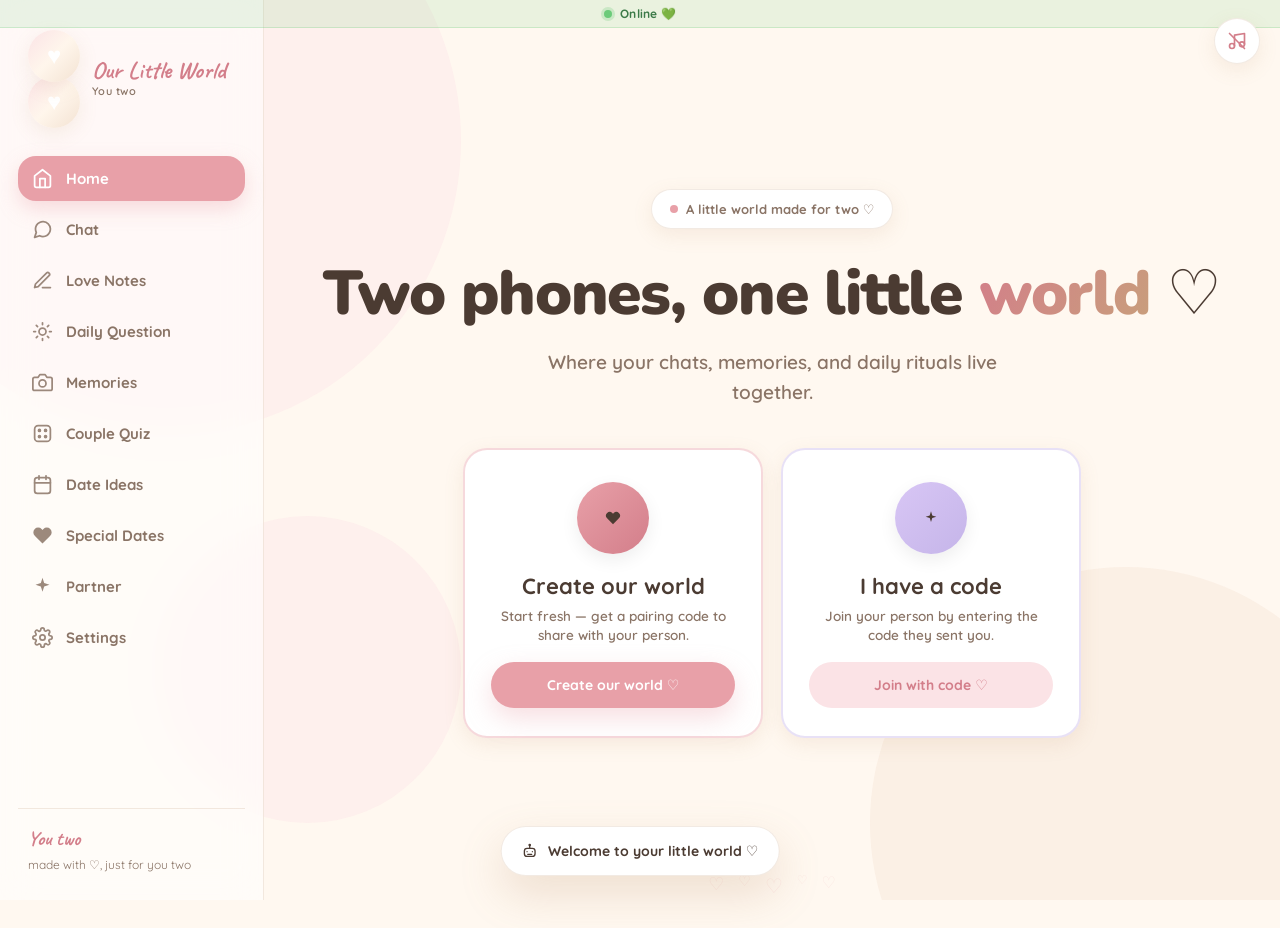
<file: index.html>
<!DOCTYPE html>
<html lang="en">
<head>
  <meta charset="UTF-8" />
  <meta name="viewport" content="width=device-width, initial-scale=1.0, maximum-scale=1.0, user-scalable=no, viewport-fit=cover, interactive-widget=resizes-content" />
  <meta name="theme-color" content="#FFF8F0" />
  <meta name="description" content="A little corner made just for you two — a cozy, romantic AI companion space." />
  <title>Our Little World ♡</title>
  <link rel="icon" href="data:image/svg+xml,<svg xmlns='http://www.w3.org/2000/svg' viewBox='0 0 100 100'><text y='.9em' font-size='90'>🐻</text></svg>" />
  <link rel="preconnect" href="https://fonts.googleapis.com" />
  <link rel="preconnect" href="https://fonts.gstatic.com" crossorigin />
  <link href="https://fonts.googleapis.com/css2?family=Nunito:wght@400;500;600;700;800;900&family=Caveat:wght@500;600;700&family=Quicksand:wght@400;500;600;700&display=swap" rel="stylesheet" />
  <link rel="stylesheet" href="css/styles.css" />
  <link rel="stylesheet" href="css/dudu.css" />
  <link rel="stylesheet" href="css/characters.css" />
  <script>
    // Resolves once the Supabase client is ready (js/supabase.js) — or after a
    // generous timeout so the app still boots offline / unconfigured without
    // leaving the user stuck (this used to be 2s, too aggressive on slow nets).
    window.__sbReady = new Promise(function (r) {
      window.__resolveSb = r;
      // Fallback safety net: if the Supabase module never resolves (vendored
      // build missing AND CDN blocked/slow), boot in offline mode.
      setTimeout(function () { r(null); }, 8000);
    });
  </script>
</head>
<body>
  <!-- Thin connection bar (top of page, content flows under it) -->
  <div class="conn-bar" id="conn-bar" role="status" aria-live="polite"></div>

  <!-- Ambient animated background -->
  <div class="bg-layer" aria-hidden="true">
    <div class="bg-clouds"></div>
    <div class="bg-stars" id="bg-stars"></div>
    <div class="bg-floating" id="bg-floating"></div>
    <div class="bg-blobs">
      <span class="blob blob-1"></span>
      <span class="blob blob-2"></span>
      <span class="blob blob-3"></span>
    </div>
  </div>

  <!-- Music toggle -->
  <button class="music-btn" id="music-btn" title="Play soft romantic music" aria-label="Toggle music" aria-pressed="false">
    <svg class="m-note" viewBox="0 0 24 24" fill="none" stroke="currentColor" stroke-width="2" stroke-linecap="round" stroke-linejoin="round"><path d="M9 18V5l12-2v13"/><circle cx="6" cy="18" r="3"/><circle cx="18" cy="16" r="3"/></svg>
    <svg class="m-off" viewBox="0 0 24 24" fill="none" stroke="currentColor" stroke-width="2" stroke-linecap="round" stroke-linejoin="round"><path d="M9 18V5l12-2v13"/><circle cx="6" cy="18" r="3"/><circle cx="18" cy="16" r="3"/><line x1="3" y1="3" x2="21" y2="21"/></svg>
    <span class="music-btn-eq"><i></i><i></i><i></i><i></i></span>
  </button>

  <!-- App shell -->
  <div id="app" class="app">
    <!-- Sidebar (desktop) -->
    <aside class="sidebar" id="sidebar"></aside>

    <!-- Main content -->
    <main class="main" id="main"></main>

    <!-- Mobile bottom nav -->
    <nav class="bottom-nav" id="bottom-nav"></nav>
  </div>

  <!-- Global toast container -->
  <div class="toasts" id="toasts"></div>

  <!-- Confetti / particle canvas -->
  <canvas id="particles" class="particles-canvas"></canvas>

  <script src="js/config.js"></script>
  <script src="js/vendor/supabase.min.js"></script>
  <script src="js/core.js"></script>
  <script src="js/dp.js"></script>
  <script src="js/bears.js"></script>
  <script src="js/data.js"></script>
  <script src="js/notes.js"></script>
  <script src="js/emoji.js"></script>
  <script src="js/chatdata.js"></script>
  <script src="js/services/db.js"></script>
  <script src="js/services/auth.js"></script>
  <script src="js/services/relationship.js"></script>
  <script src="js/services/chat.js"></script>
  <script src="js/services/presence.js"></script>
  <script src="js/services/quiz.js"></script>
  <script src="js/services/shared.js"></script>
  <script src="js/services/journal.js"></script>
  <script src="js/services/net.js"></script>
  <script src="js/supabase.js" type="module"></script>
  <script src="js/dudu.js"></script>
  <script src="js/characters.js"></script>
  <script src="js/landing.js"></script>
  <script src="js/onboarding.js"></script>
  <script src="js/dashboard.js"></script>
  <script src="js/chat.js"></script>
  <script src="js/couplechat.js"></script>
  <script src="js/chatinfo.js"></script>
  <script src="js/lovenotes.js"></script>
  <script src="js/daily.js"></script>
  <script src="js/memories.js"></script>
  <script src="js/quiz.js"></script>
  <script src="js/dateideas.js"></script>
  <script src="js/dates.js"></script>
  <script src="js/partner.js"></script>
  <script src="js/settings.js"></script>
  <script src="js/creator.js"></script>
  <script src="js/app.js"></script>
</body>
</html>
</file>
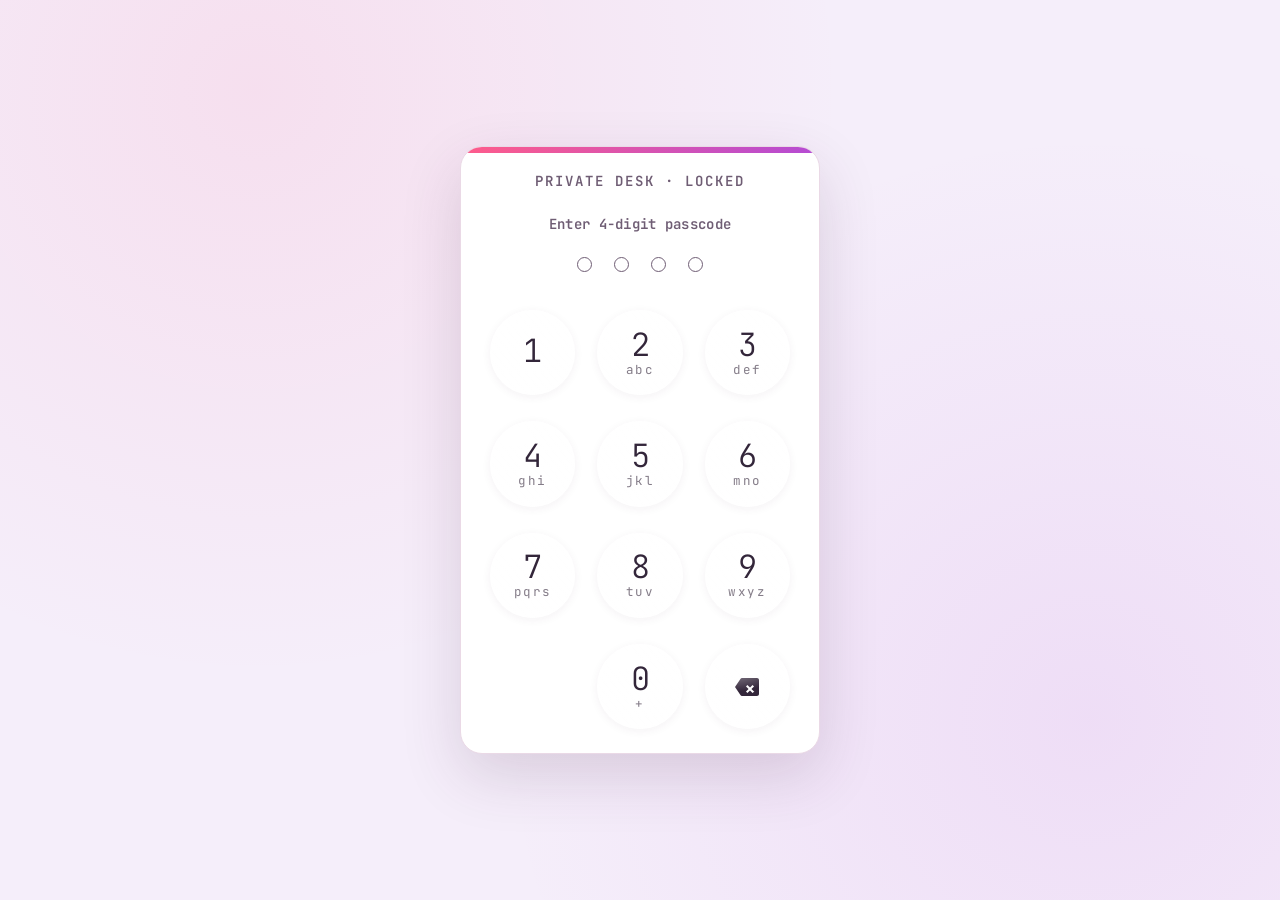
<file: admin/index.html>
<!DOCTYPE html>
<html lang="en">
<head>
  <meta charset="UTF-8" />
  <meta name="viewport" content="width=device-width, initial-scale=1.0" />
  <meta name="robots" content="noindex, nofollow" />
  <title>Secret Little World ♡ Admin Control Center</title>
  <link rel="preconnect" href="https://fonts.googleapis.com" />
  <link rel="preconnect" href="https://fonts.gstatic.com" crossorigin />
  <link href="https://fonts.googleapis.com/css2?family=Nunito:wght@400;600;700;800;900&family=Caveat:wght@600;700&family=JetBrains+Mono:wght@500;700&display=swap" rel="stylesheet" />
  <link rel="stylesheet" href="styles.css" />
  <script>
    // Opened by double-clicking the file? The app's scripts can't load over
    // file:// — surface a clear hint instead of a silent blank page.
    if (location.protocol === 'file:') {
      document.addEventListener('DOMContentLoaded', function () {
        var b = document.createElement('div');
        b.style.cssText = 'position:fixed;inset:0;z-index:9999;background:#1c1220;color:#ffe9f4;display:grid;place-items:center;text-align:center;padding:32px;font-family:system-ui,sans-serif;font-size:15px;line-height:1.6';
        b.innerHTML = 'This Admin Desk must be opened over a web server, not by double-clicking the file.<br><br>' +
          'Run this from the project folder:<br><code style="background:#00000055;padding:8px 14px;border-radius:10px;display:inline-block;margin-top:10px">python3 -m http.server 3000</code><br><br>' +
          'Then open <strong>http://localhost:3000/admin/</strong>';
        document.body.appendChild(b);
      });
    }
  </script>
</head>
<body>

  <!-- ================= HEADER / CONTROL CENTER BAR ================= -->
  <header class="top">
    <div class="brand">
      <div class="brand-mark" aria-hidden="true">
        <svg viewBox="0 0 24 24" width="26" height="26" fill="none" stroke="currentColor" stroke-width="2" stroke-linecap="round" stroke-linejoin="round">
          <path d="M12 21C7 16.5 3 13.5 3 9a5 5 0 0 1 9-3 5 5 0 0 1 9 3c0 4.5-4 7.5-9 12z"/>
        </svg>
      </div>
      <div class="brand-text">
        <h1>Secret Little World <span>Control Center</span></h1>
        <p class="sub">Private owner desk · every couple, every memory, in one place</p>
      </div>
    </div>
    <div class="top-actions">
      <div class="feed-chip" id="feed-chip" title="Live refresh status">
        <span class="dot" id="feed-dot"></span>
        <span id="feed-text">Loading…</span>
      </div>
      <button class="btn ghost" id="btn-csv" hidden aria-label="Export all couples to CSV">⬇ Export</button>
      <button class="btn ghost" id="btn-refresh" hidden aria-label="Refresh all data">⟳ Refresh</button>
      <button class="btn ghost" id="btn-lock" hidden aria-label="Lock the desk">🔒 Lock</button>
    </div>
  </header>

  <!-- ================= PASSCODE GATE ================= -->
  <div class="gate-overlay" id="gate" role="dialog" aria-modal="true" aria-label="Locked — enter passcode">
    <div class="gate-card">
      <p class="gate-sub">private desk · locked</p>
      <p class="gate-title">Enter 4-digit passcode</p>
      <div class="gate-dots" id="gate-dots" aria-hidden="true">
        <span class="dot"></span><span class="dot"></span><span class="dot"></span><span class="dot"></span>
      </div>
      <div class="gate-keypad" id="gate-keypad">
        <button type="button" class="pk" data-n="1"><span class="pk-num">1</span><span class="pk-letters"></span></button>
        <button type="button" class="pk" data-n="2"><span class="pk-num">2</span><span class="pk-letters">abc</span></button>
        <button type="button" class="pk" data-n="3"><span class="pk-num">3</span><span class="pk-letters">def</span></button>
        <button type="button" class="pk" data-n="4"><span class="pk-num">4</span><span class="pk-letters">ghi</span></button>
        <button type="button" class="pk" data-n="5"><span class="pk-num">5</span><span class="pk-letters">jkl</span></button>
        <button type="button" class="pk" data-n="6"><span class="pk-num">6</span><span class="pk-letters">mno</span></button>
        <button type="button" class="pk" data-n="7"><span class="pk-num">7</span><span class="pk-letters">pqrs</span></button>
        <button type="button" class="pk" data-n="8"><span class="pk-num">8</span><span class="pk-letters">tuv</span></button>
        <button type="button" class="pk" data-n="9"><span class="pk-num">9</span><span class="pk-letters">wxyz</span></button>
        <div class="pk-pad"></div>
        <button type="button" class="pk" data-n="0"><span class="pk-num">0</span><span class="pk-letters">+</span></button>
        <button type="button" class="pk fn pk-back" aria-label="Backspace"><svg class="svg" viewBox="0 0 24 24" width="24" height="24" fill="currentColor"><path d="M22 3H7c-.69 0-1.23.35-1.59.88L0 12l5.41 8.11c.36.53.9.89 1.59.89h15c1.1 0 2-.9 2-2V5c0-1.1-.9-2-2-2zm-2.4 13.24L17.59 18 15 15.41 12.41 18 11 16.59 13.59 14 11 11.41 12.41 10 15 12.59 17.59 10 19 11.41 16.41 14 19 16.59z"/></svg></button>
      </div>
      <input type="password" class="gate-hidden-input" id="gate-input" inputmode="numeric" pattern="[0-9]*" autocomplete="off" enterkeyhint="done" aria-label="Passcode" />
    </div>
  </div>

  <!-- ================= MAIN DASHBOARD ================= -->
  <main id="dash" class="dash" hidden>

    <!-- Hero / control-center strip -->
    <section class="hero">
      <div class="hero-left">
        <h2>Admin Desk</h2>
        <p>Full visibility into every registered couple, their chats, photos, memories, notes and activity.</p>
      </div>
      <div class="hero-right">
        <div class="hero-chip"><span class="hero-chip-lbl">Snapshot</span><span id="generated-at">—</span></div>
        <div class="hero-chip"><span class="hero-chip-lbl">Scale</span><span id="snapshot-scale">— couples</span></div>
      </div>
    </section>

    <!-- KPI strip -->
    <section class="stats" id="stats" aria-label="Key metrics"></section>

    <!-- Quick insights panels -->
    <section class="panels" aria-label="Quick insights">
      <div class="panel" id="panel-newest">
        <h3 class="panel-title">🆕 Newest couple</h3>
        <div class="panel-body" id="panel-newest-body">—</div>
      </div>
      <div class="panel" id="panel-busiest">
        <h3 class="panel-title">💬 Most chatted</h3>
        <div class="panel-body" id="panel-busiest-body">—</div>
      </div>
      <div class="panel" id="panel-mostphotos">
        <h3 class="panel-title">🖼️ Most photos</h3>
        <div class="panel-body" id="panel-mostphotos-body">—</div>
      </div>
      <div class="panel" id="panel-mostmems">
        <h3 class="panel-title">📸 Most memories</h3>
        <div class="panel-body" id="panel-mostmems-body">—</div>
      </div>
    </section>

    <!-- Toolbar -->
    <section class="toolbar">
      <div class="search-wrap">
        <label for="search-input" class="visually-hidden">Search couples</label>
        <span class="search-icon" aria-hidden="true">🔍</span>
        <input type="search" id="search-input" placeholder="Search by name, code, status, id…" aria-label="Search couples" autocomplete="off" />
        <span class="search-clear" id="search-clear" aria-hidden="true">✕</span>
      </div>
      <div class="filter-wrap">
        <select id="filter-status" aria-label="Filter by status">
          <option value="">All statuses</option>
          <option value="connected">Connected</option>
          <option value="waiting">Waiting</option>
        </select>
        <select id="sort-by" aria-label="Sort by">
          <option value="newest">Newest first</option>
          <option value="oldest">Oldest first</option>
          <option value="name">Name A–Z</option>
          <option value="last-active">Last active</option>
          <option value="msgs">Most messages</option>
          <option value="photos">Most photos</option>
        </select>
      </div>
    </section>

    <!-- Couples grid -->
    <section class="couples" aria-label="Couples">
      <h2 class="section-title">Registered couples <span class="count" id="couples-count">0</span></h2>
      <div class="grid" id="couples-grid"></div>
      <p class="empty" id="empty-state" hidden>No couples match your search ♡</p>
    </section>
  </main>

  <!-- ================= COUPLE DETAIL VIEW (full page) ================= -->
  <section id="detail" class="detail" hidden aria-label="Couple details" role="dialog" aria-modal="true">
    <header class="detail-head">
      <div class="detail-left">
        <button class="icon-btn" id="detail-back" aria-label="Back to couples list">←</button>
        <div class="detail-avatars" id="detail-avatars"></div>
        <div class="detail-titles">
          <h2 id="detail-name">—</h2>
          <div class="detail-badges">
            <span class="badge" id="detail-status"></span>
            <span class="mono-chip" id="detail-code">—</span>
            <span class="mono-chip" id="detail-id"></span>
          </div>
        </div>
      </div>
      <div class="detail-right">
        <div class="detail-meta" id="detail-meta"></div>
        <div class="detail-actions">
          <button class="btn ghost sm" id="btn-copy-code">Copy code</button>
          <button class="btn ghost sm" id="btn-couple-csv">Export couple</button>
        </div>
      </div>
    </header>

    <nav class="detail-tabs" id="detail-tabs" role="tablist" aria-label="Couple detail sections"></nav>

    <div class="detail-body" id="detail-body"></div>
  </section>

  <!-- ================= LIGHTBOX ================= -->
  <div id="lightbox" class="lightbox" role="dialog" aria-modal="true" aria-label="Image preview" hidden>
    <div class="lightbox-backdrop" id="lightbox-backdrop"></div>
    <button class="lightbox-close" id="lightbox-close" aria-label="Close preview">✕</button>
    <img id="lightbox-img" alt="" />
    <p class="lightbox-caption" id="lightbox-caption"></p>
  </div>

  <!-- ================= TOAST ================= -->
  <div id="toast" class="toast" role="status" aria-live="polite"></div>

  <div id="boot-msg" class="boot-msg" aria-live="polite"></div>

  <script src="../js/config.js"></script>
  <script src="../js/vendor/supabase.min.js"></script>
  <script type="module" src="insights.js"></script>
</body>
</html>
</file>
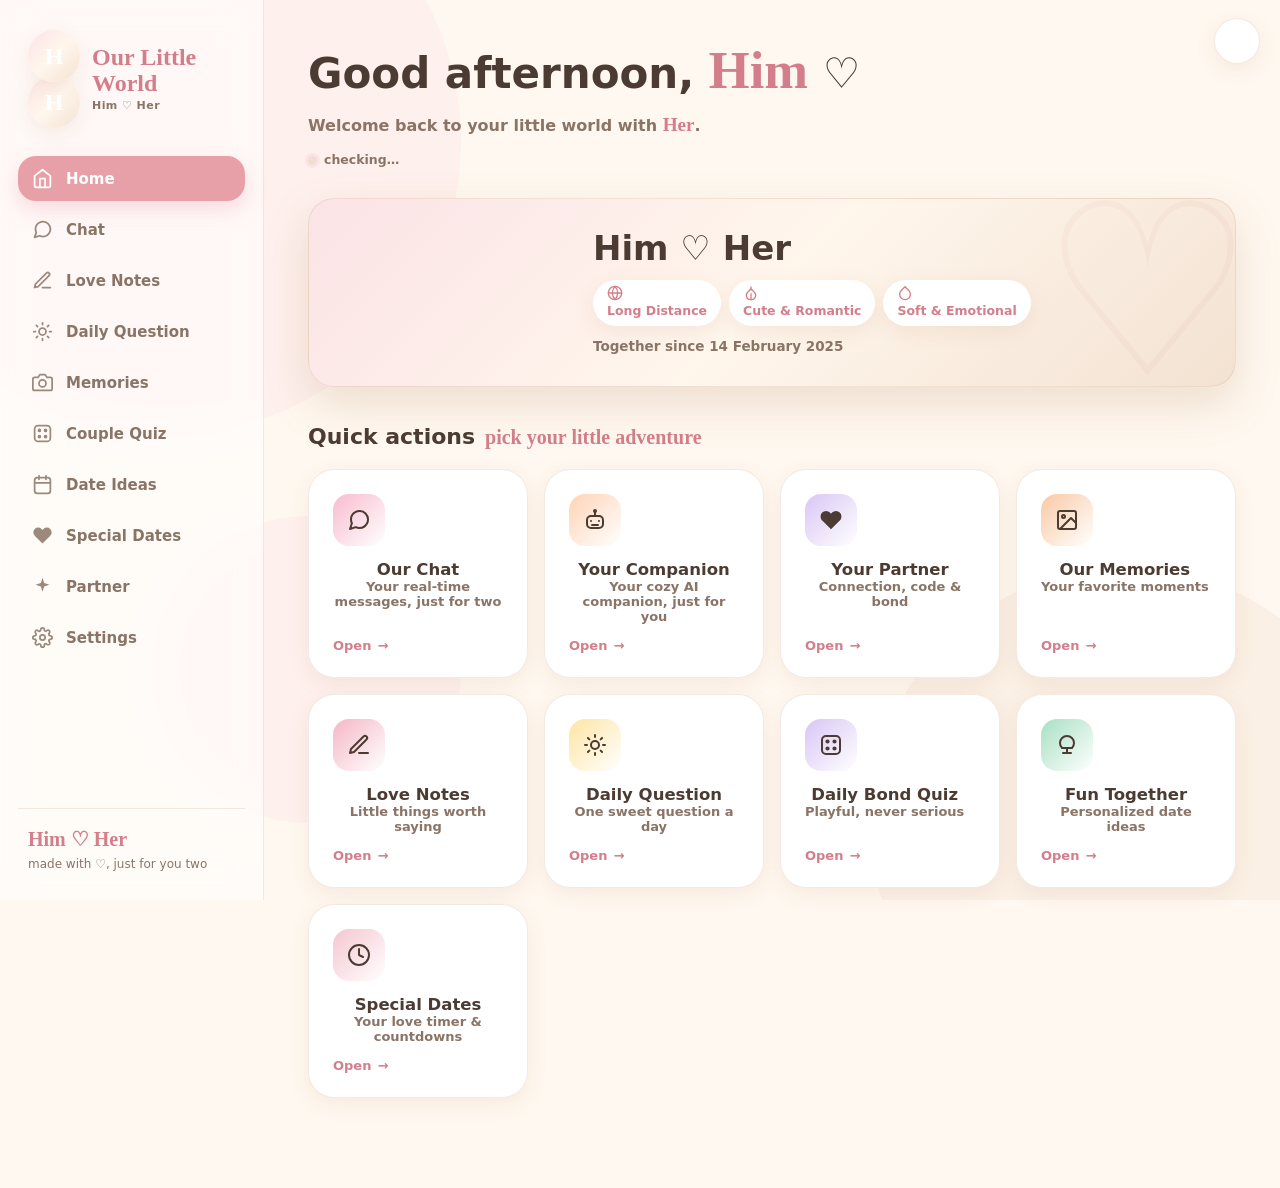
<file: test/render.html>
<!DOCTYPE html>
<html lang="en">
<head>
  <meta charset="UTF-8" />
  <meta name="viewport" content="width=device-width, initial-scale=1.0" />
  <link rel="stylesheet" href="../css/styles.css" />
</head>
<body>
  <div class="bg-layer" aria-hidden="true">
    <div class="bg-clouds"></div><div class="bg-stars" id="bg-stars"></div>
    <div class="bg-floating" id="bg-floating"></div>
    <div class="bg-blobs"><span class="blob blob-1"></span><span class="blob blob-2"></span><span class="blob blob-3"></span></div>
  </div>
  <button class="music-btn" id="music-btn" title="Music"><svg class="m-note" viewBox="0 0 24 24"><path d="M9 18V5l12-2v13"/><circle cx="6" cy="18" r="3"/><circle cx="18" cy="16" r="3"/></svg></button>
  <div id="app" class="app">
    <aside class="sidebar" id="sidebar"></aside>
    <main class="main" id="main"></main>
    <nav class="bottom-nav" id="bottom-nav"></nav>
  </div>
  <div class="toasts" id="toasts"></div>
  <canvas id="particles" class="particles-canvas"></canvas>

  <script>
  try {
    localStorage.setItem('ourLittleWorld_v1', JSON.stringify({
      onboarded: true,
      profile: { name: 'Him', partner: 'Her', age: '22', partnerAge: '21', relationship: 'Long Distance', vibes: ['Cute & Romantic','Soft & Emotional'], chatStyle: ['Sweet','Romantic'], story: 'We met at a tiny café in Delhi and talked for three hours.', theme: 'milk', togetherSince: '2025-02-14' },
      chatHistory: [{ id: 'x1', from: 'ai', text: 'Welcome, Him ♡', time: Date.now() }],
      loveNotes: [], dailyAnswers: [], memories: [], specialDates: [],
      settings: { music: false, notifications: true, privacy: true }
    }));
  } catch (e) { console.error('seed failed', e); }
  </script>
  <script src="../js/core.js"></script>
  <script src="../js/dp.js"></script>
  <script src="../js/bears.js"></script>
  <script src="../js/data.js"></script>
  <script src="../js/notes.js"></script>
  <script src="../js/chatdata.js"></script>
  <script src="../js/landing.js"></script>
  <script src="../js/onboarding.js"></script>
  <script src="../js/dashboard.js"></script>
  <script src="../js/chat.js"></script>
  <script src="../js/lovenotes.js"></script>
  <script src="../js/daily.js"></script>
  <script src="../js/memories.js"></script>
  <script src="../js/quiz.js"></script>
  <script src="../js/dateideas.js"></script>
  <script src="../js/dates.js"></script>
  <script src="../js/settings.js"></script>
  <script src="../js/app.js"></script>
  <script>
  // dump status for verification
  setTimeout(function () {
    document.body.setAttribute('data-test-status', 'loaded');
  }, 1500);
  </script>
</body>
</html>
</file>
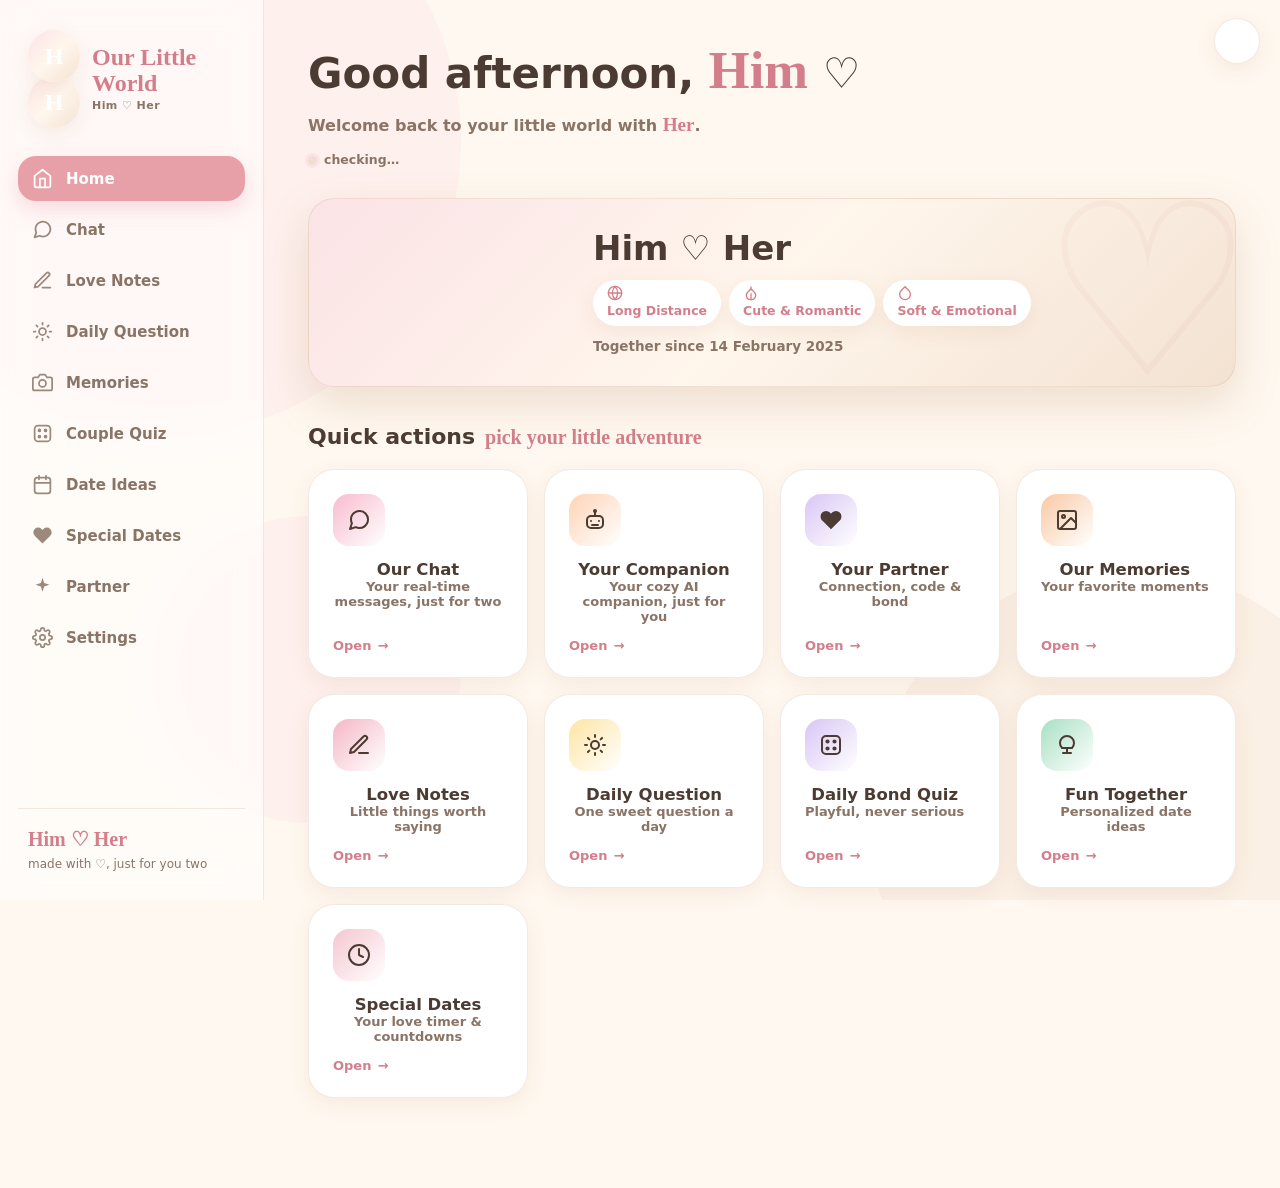
<file: test/render_unseeded.html>
<!DOCTYPE html>
<html lang="en">
<head>
  <meta charset="UTF-8" />
  <meta name="viewport" content="width=device-width, initial-scale=1.0" />
  <link rel="stylesheet" href="../css/styles.css" />
</head>
<body>
  <div class="bg-layer" aria-hidden="true">
    <div class="bg-clouds"></div><div class="bg-stars" id="bg-stars"></div>
    <div class="bg-floating" id="bg-floating"></div>
    <div class="bg-blobs"><span class="blob blob-1"></span><span class="blob blob-2"></span><span class="blob blob-3"></span></div>
  </div>
  <button class="music-btn" id="music-btn" title="Music"><svg class="m-note" viewBox="0 0 24 24"><path d="M9 18V5l12-2v13"/><circle cx="6" cy="18" r="3"/><circle cx="18" cy="16" r="3"/></svg></button>
  <div id="app" class="app">
    <aside class="sidebar" id="sidebar"></aside>
    <main class="main" id="main"></main>
    <nav class="bottom-nav" id="bottom-nav"></nav>
  </div>
  <div class="toasts" id="toasts"></div>
  <canvas id="particles" class="particles-canvas"></canvas>

  
  <script src="../js/core.js"></script>
  <script src="../js/dp.js"></script>
  <script src="../js/bears.js"></script>
  <script src="../js/data.js"></script>
  <script src="../js/notes.js"></script>
  <script src="../js/chatdata.js"></script>
  <script src="../js/landing.js"></script>
  <script src="../js/onboarding.js"></script>
  <script src="../js/dashboard.js"></script>
  <script src="../js/chat.js"></script>
  <script src="../js/lovenotes.js"></script>
  <script src="../js/daily.js"></script>
  <script src="../js/memories.js"></script>
  <script src="../js/quiz.js"></script>
  <script src="../js/dateideas.js"></script>
  <script src="../js/dates.js"></script>
  <script src="../js/settings.js"></script>
  <script src="../js/app.js"></script>
  <script>
  // dump status for verification
  setTimeout(function () {
    document.body.setAttribute('data-test-status', 'loaded');
  }, 1500);
  </script>
</body>
</html>
</file>
<file: css/styles.css>
/* ============================================================
   OUR LITTLE WORLD ♡ — Premium relationship app stylesheet
   Aesthetic: Milk & Mocha / Bubu & Dudu inspired, soft & cozy
   ============================================================ */

/* ---------- Theme variables ---------- */
:root {
  --font-body: 'Quicksand', 'Nunito', system-ui, -apple-system, sans-serif;
  --font-display: 'Nunito', system-ui, sans-serif;
  --font-hand: 'Caveat', 'Comic Sans MS', cursive;

  --radius-lg: 26px;
  --radius-md: 18px;
  --radius-sm: 12px;
  --shadow-soft: 0 12px 34px rgba(178, 132, 92, 0.16);
  --shadow-card: 0 6px 20px rgba(178, 132, 92, 0.12);
  --shadow-float: 0 18px 44px rgba(178, 132, 92, 0.22);
  --glass: rgba(255, 255, 255, 0.55);
  --ease: cubic-bezier(0.22, 1, 0.36, 1);
  /* mobile bottom nav height (incl. its bottom margin + home-indicator
     safe area) — used by the chat page + toasts so nothing hides behind
     the floating nav */
  --bnav: calc(74px + env(safe-area-inset-bottom));
}

/* Milk & Mocha (default) */
.theme-milk {
  --bg: #FFF8F0;
  --bg-2: #FFEFE3;
  --surface: #FFFFFF;
  --surface-2: #FFF7EE;
  --ink: #4B3B32;
  --ink-soft: #8A7466;
  --primary: #E8A0A8;
  --primary-deep: #D37E8A;
  --primary-soft: #FBE3E6;
  --accent: #C89F7B;
  --accent-soft: #F3E2D2;
  --cream: #FFF6EC;
  --line: rgba(180, 140, 100, 0.18);
  --grad: linear-gradient(135deg, #FBE3E6 0%, #FFF6EC 50%, #F3E2D2 100%);
  --glow: rgba(232, 160, 168, 0.35);
}

/* Bubu & Dudu — soft blueberry & lavender */
.theme-bubu {
  --bg: #F6F7FF;
  --bg-2: #EBEEFF;
  --surface: #FFFFFF;
  --surface-2: #F3F4FF;
  --ink: #3F3B5B;
  --ink-soft: #7E7A9F;
  --primary: #A5B4FC;
  --primary-deep: #818CF8;
  --primary-soft: #E6EAFF;
  --accent: #F0A6C0;
  --accent-soft: #FCE4EE;
  --cream: #F4F2FF;
  --line: rgba(120, 110, 190, 0.18);
  --grad: linear-gradient(135deg, #E6EAFF 0%, #F6F7FF 50%, #FCE4EE 100%);
  --glow: rgba(165, 180, 252, 0.35);
}

/* Pink Love */
.theme-pink {
  --bg: #FFF4F8;
  --bg-2: #FFE8F0;
  --surface: #FFFFFF;
  --surface-2: #FFF0F6;
  --ink: #55394A;
  --ink-soft: #A07690;
  --primary: #F2799F;
  --primary-deep: #E35A87;
  --primary-soft: #FFE3EC;
  --accent: #F7A8C4;
  --accent-soft: #FFE9F1;
  --cream: #FFF0F6;
  --line: rgba(230, 110, 150, 0.18);
  --grad: linear-gradient(135deg, #FFE3EC 0%, #FFF4F8 50%, #FFE8F0 100%);
  --glow: rgba(242, 121, 159, 0.35);
}

/* Midnight Love */
.theme-midnight {
  --bg: #191828;
  --bg-2: #211F36;
  --surface: #2A2842;
  --surface-2: #302E4D;
  --ink: #F2EDFF;
  --ink-soft: #AEA6CE;
  --primary: #C4B5FD;
  --primary-deep: #A78BFA;
  --primary-soft: #3A3560;
  --accent: #F0A6C0;
  --accent-soft: #4A3560;
  --cream: #24203A;
  --line: rgba(255, 255, 255, 0.12);
  --grad: linear-gradient(135deg, #2B2750 0%, #191828 55%, #2E1B38 100%);
  --glow: rgba(196, 181, 253, 0.35);
  --shadow-soft: 0 12px 34px rgba(0, 0, 0, 0.35);
  --shadow-card: 0 6px 20px rgba(0, 0, 0, 0.28);
  --shadow-float: 0 18px 44px rgba(0, 0, 0, 0.4);
  --glass: rgba(42, 40, 66, 0.6);
}

/* Cozy Café */
.theme-cafe {
  --bg: #F7F0E4;
  --bg-2: #EFE2CC;
  --surface: #FFFDF7;
  --surface-2: #FBF4E6;
  --ink: #54432F;
  --ink-soft: #9A8267;
  --primary: #C98A4B;
  --primary-deep: #B07137;
  --primary-soft: #F5E3CB;
  --accent: #A97E5B;
  --accent-soft: #EDDDC9;
  --cream: #F9F1E3;
  --line: rgba(170, 130, 80, 0.2);
  --grad: linear-gradient(135deg, #F5E3CB 0%, #F7F0E4 50%, #EDDDC9 100%);
  --glow: rgba(201, 138, 75, 0.32);
}

/* Sunset Romance */
.theme-sunset {
  --bg: #FFF6EF;
  --bg-2: #FFE9DE;
  --surface: #FFFFFF;
  --surface-2: #FFF3EA;
  --ink: #5A3E3A;
  --ink-soft: #A0786E;
  --primary: #F59E8B;
  --primary-deep: #E57B63;
  --primary-soft: #FDE6DE;
  --accent: #F4A261;
  --accent-soft: #FDEBD4;
  --cream: #FFF0E6;
  --line: rgba(220, 130, 90, 0.18);
  --grad: linear-gradient(135deg, #FDE6DE 0%, #FFF6EF 50%, #FDEBD4 100%);
  --glow: rgba(245, 158, 139, 0.35);
}

/* Minimal Couple */
.theme-minimal {
  --bg: #FBFAF8;
  --bg-2: #F3F1EC;
  --surface: #FFFFFF;
  --surface-2: #F6F4F0;
  --ink: #3E3A35;
  --ink-soft: #8B857C;
  --primary: #6C5CE7;
  --primary-deep: #5A4BD1;
  --primary-soft: #EFEDFE;
  --accent: #D4938F;
  --accent-soft: #F6E8E7;
  --cream: #F6F4F0;
  --line: rgba(90, 80, 70, 0.14);
  --grad: linear-gradient(135deg, #F3F1EC 0%, #FBFAF8 50%, #F6F4F0 100%);
  --glow: rgba(108, 92, 231, 0.25);
}

/* ---------- Reset & base ---------- */
*, *::before, *::after { box-sizing: border-box; margin: 0; padding: 0; }

html { -webkit-text-size-adjust: 100%; overflow-x: hidden; max-width: 100%; }

body {
  font-family: var(--font-body);
  background: var(--bg);
  color: var(--ink);
  min-height: 100vh;
  min-height: var(--vv-h, 100vh);
  min-height: var(--vv-h, 100dvh);
  overflow-x: hidden;
  line-height: 1.6;
  transition: background 0.6s var(--ease), color 0.6s var(--ease);
  -webkit-font-smoothing: antialiased;
}

h1, h2, h3, h4 { font-family: var(--font-display); font-weight: 800; line-height: 1.25; }
button { font-family: inherit; cursor: pointer; border: none; background: none; color: inherit; }
input, textarea, select { font-family: inherit; color: inherit; }
img, svg { display: block; }
a { color: inherit; text-decoration: none; }

::selection { background: var(--primary); color: #fff; }

::-webkit-scrollbar { width: 10px; height: 10px; }
::-webkit-scrollbar-track { background: transparent; }
::-webkit-scrollbar-thumb { background: var(--primary-soft); border-radius: 20px; border: 2px solid var(--bg); }
::-webkit-scrollbar-thumb:hover { background: var(--primary); }

/* ---------- Ambient background ----------
   Static only — no blurred full-screen blobs, no drifting clouds,
   no animated stars/floaters. Cheap pastel gradient circles give the
   same cozy mood without constant repaints on low-end phones. */
.bg-layer { position: fixed; inset: 0; z-index: 0; pointer-events: none; overflow: hidden; }
.bg-layer .blob { position: absolute; border-radius: 50%; opacity: 0.38; }
.blob-1 { width: 46vmax; height: 46vmax; background: var(--primary-soft); top: -12vmax; left: -10vmax; }
.blob-2 { width: 40vmax; height: 40vmax; background: var(--accent-soft); bottom: -14vmax; right: -8vmax; }
.blob-3 { width: 24vmax; height: 24vmax; background: var(--primary-soft); bottom: 6vmax; left: 12vmax; opacity: 0.28; }

.bg-clouds { display: none; }
.bg-stars { display: none; }
.bg-floating { display: none; }

/* ---------- App layout ---------- */
.app { position: relative; z-index: 1; display: flex; min-height: 100vh; min-height: var(--vv-h, 100vh); min-height: var(--vv-h, 100dvh); }
.main { flex: 1; margin-left: 264px; width: calc(100% - 264px); transition: margin 0.45s var(--ease); }

.page { padding: 38px 44px 90px; max-width: 1240px; margin: 0 auto; }

.page-full { max-width: none; }

/* ---------- Sidebar ---------- */
.sidebar {
  position: fixed; top: 0; left: 0; bottom: 0; width: 264px; z-index: 50;
  display: flex; flex-direction: column; gap: 6px; padding: 26px 18px;
  background: var(--glass); backdrop-filter: blur(18px); -webkit-backdrop-filter: blur(18px);
  border-right: 1px solid var(--line);
}
.sidebar-logo { display: flex; align-items: center; gap: 12px; padding: 4px 10px 22px; }
.sidebar-logo .bear-mini { width: 44px; height: 44px; border-radius: 50%; background: var(--grad); box-shadow: var(--shadow-card); flex-shrink: 0; }
.sidebar-logo .logo-text { font-family: var(--font-hand); font-size: 24px; font-weight: 700; color: var(--primary-deep); line-height: 1.1; }
.sidebar-logo .logo-sub { font-size: 11px; color: var(--ink-soft); font-weight: 600; letter-spacing: 0.04em; }

.nav-item {
  display: flex; align-items: center; gap: 13px; width: 100%;
  padding: 12px 14px; border-radius: var(--radius-md);
  font-weight: 700; font-size: 15px; color: var(--ink-soft);
  transition: all 0.25s var(--ease); position: relative;
}
.nav-item svg { width: 21px; height: 21px; flex-shrink: 0; opacity: 0.85; }
.nav-item:hover { background: var(--primary-soft); color: var(--ink); transform: translateX(3px); }
.nav-item.active { background: var(--primary); color: #fff; box-shadow: 0 8px 20px var(--glow); }
.nav-item.active svg { opacity: 1; }
.nav-item .badge {
  margin-left: auto; background: var(--accent); color: #fff; font-size: 11px; font-weight: 800;
  padding: 2px 8px; border-radius: 20px; min-width: 20px; text-align: center;
}
.nav-badge {
  position: absolute; top: 7px; right: 10px; background: var(--accent); color: #fff;
  font-size: 10px; font-weight: 900; min-width: 17px; height: 17px; padding: 0 5px;
  border-radius: 10px; display: grid; place-items: center;
  opacity: 0; transform: scale(0.5); transition: all 0.25s var(--ease);
}
.nav-badge.show { opacity: 1; transform: scale(1); }
.bn-item .nav-badge { top: -2px; right: -6px; min-width: 15px; height: 15px; font-size: 9px; }

.sidebar-footer { margin-top: auto; padding: 14px 10px 0; border-top: 1px solid var(--line); }
.sidebar-footer .sf-name { font-family: var(--font-hand); font-size: 20px; font-weight: 700; color: var(--primary-deep); }
.sidebar-footer .sf-sub { font-size: 12px; color: var(--ink-soft); }

/* ---------- Bottom nav (mobile) — floating centred pill, never clipped,
   always clear of the screen edge / home indicator ---------- */
.bottom-nav {
  display: none; position: fixed; left: 50%; transform: translateX(-50%);
  bottom: 0;
  bottom: calc(10px + env(safe-area-inset-bottom));
  z-index: 60;
  width: min(540px, calc(100% - 22px));
  background: var(--glass); backdrop-filter: blur(20px); -webkit-backdrop-filter: blur(20px);
  border: 1px solid var(--line); height: 64px; border-radius: 26px;
  box-shadow: 0 -8px 30px rgba(0,0,0,0.08); padding: 0;
}
.bn-inner {
  display: flex; justify-content: space-around; align-items: stretch;
  height: 100%; max-width: 540px; margin: 0 auto;
  padding: 6px 8px 6px;
}
.bn-item {
  position: relative; flex: 1; min-width: 0; height: auto;
  display: flex; flex-direction: column; align-items: center; justify-content: center;
  gap: 2px; padding: 2px 2px; border-radius: 18px;
  font-size: 9.5px; font-weight: 800; color: var(--ink-soft); line-height: 1.15;
  transition: color 0.25s var(--ease);
}
.bn-item svg { width: 20px; height: 20px; display: block; transition: transform 0.3s var(--ease); }
.bn-label {
  max-width: 100%;
  white-space: normal;
  overflow: visible;
  text-align: center;
  line-height: 1.2;
  padding: 1px 1px 0;
  max-height: 22px;
}
.bn-icon-wrap {
  position: relative; display: grid; place-items: center;
  width: 40px; height: 30px; border-radius: 15px;
  transition: transform 0.3s var(--ease);
}
.bn-icon-wrap::before {
  content: ''; position: absolute; inset: 0; border-radius: 15px;
  background: var(--primary-soft);
  background: color-mix(in srgb, var(--primary) 22%, transparent);
  box-shadow: inset 0 1px 0 rgba(255,255,255,0.4), 0 4px 12px var(--glow);
  transform: scale(0.45); opacity: 0;
  transition: transform 0.35s var(--ease), opacity 0.22s var(--ease), box-shadow 0.35s var(--ease);
}
.bn-icon { position: relative; z-index: 1; display: grid; place-items: center; color: inherit; transition: color 0.3s var(--ease); }
.bn-item.active { color: var(--primary-deep); }
.bn-item.active .bn-icon-wrap { transform: translateY(-2px); }
.bn-item.active .bn-icon-wrap::before { transform: scale(1); opacity: 1; box-shadow: inset 0 1px 0 rgba(255,255,255,0.4), 0 6px 16px var(--glow); }
.bn-item.active .bn-icon { color: var(--primary-deep); }
.bn-item.active svg { transform: scale(1.14); filter: drop-shadow(0 3px 6px var(--glow)); }
.bn-item .badge { position: absolute; background: var(--primary-deep); color: #fff; font-size: 9px; font-weight: 800; min-width: 15px; height: 15px; border-radius: 10px; display: grid; place-items: center; top: -3px; right: -7px; }

/* ---------- Buttons ---------- */
.btn {
  display: inline-flex; align-items: center; justify-content: center; gap: 9px;
  padding: 14px 28px; border-radius: 50px; font-weight: 800; font-size: 15px;
  transition: all 0.28s var(--ease); position: relative; overflow: hidden; white-space: nowrap;
}
.btn::after {
  content: ''; position: absolute; inset: 0; border-radius: inherit;
  background: radial-gradient(circle at center, rgba(255,255,255,0.45), transparent 60%);
  opacity: 0; transform: scale(0.6); transition: all 0.4s var(--ease);
}
.btn:hover::after { opacity: 1; transform: scale(1.4); }
.btn:active { transform: scale(0.96); }
.btn-primary { background: var(--primary); color: #fff; box-shadow: 0 10px 26px var(--glow); }
.btn-primary:hover { transform: translateY(-2px); box-shadow: 0 14px 32px var(--glow); }
.btn-primary:active { transform: scale(0.96); }
.btn-soft { background: var(--primary-soft); color: var(--primary-deep); }
.btn-soft:hover { background: var(--primary); color: #fff; transform: translateY(-2px); }
.btn-ghost { background: transparent; color: var(--ink-soft); border: 1.5px solid var(--line); }
.btn-ghost:hover { border-color: var(--primary); color: var(--primary-deep); background: var(--primary-soft); transform: translateY(-2px); }
.btn-danger { background: #df5757; color: #fff; box-shadow: 0 6px 18px rgba(200, 70, 70, 0.28); }
.btn-danger:hover { background: #c94747; transform: translateY(-2px); box-shadow: 0 10px 22px rgba(200, 70, 70, 0.32); }
.btn-danger.btn-sm { box-shadow: none; }
.btn-sm { padding: 9px 18px; font-size: 13.5px; }
.btn-lg { padding: 17px 36px; font-size: 16px; }
.btn:disabled { opacity: 0.55; cursor: not-allowed; transform: none !important; }
.btn-icon { width: 40px; height: 40px; padding: 0; border-radius: 50%; display: inline-flex; align-items: center; justify-content: center; }
.btn-icon svg { width: 18px; height: 18px; }

/* ---------- Cards & surfaces ---------- */
.card {
  background: var(--surface); border-radius: var(--radius-lg);
  box-shadow: var(--shadow-card); border: 1px solid var(--line);
  padding: 26px; transition: transform 0.35s var(--ease), box-shadow 0.35s var(--ease);
}
.card-hover:hover { transform: translateY(-5px); box-shadow: var(--shadow-float); }
.card-glass { background: var(--glass); backdrop-filter: blur(14px); -webkit-backdrop-filter: blur(14px); }

.eyebrow {
  display: inline-flex; align-items: center; gap: 8px; font-size: 12.5px; font-weight: 800;
  letter-spacing: 0.14em; text-transform: uppercase; color: var(--primary-deep);
}
.eyebrow::before { content: ''; width: 26px; height: 2px; border-radius: 2px; background: var(--primary); }

.hand { font-family: var(--font-hand); color: var(--primary-deep); font-weight: 700; }

.chip {
  display: inline-flex; align-items: center; gap: 6px; padding: 8px 15px; border-radius: 50px;
  background: var(--surface); border: 1.5px solid var(--line); font-size: 13px; font-weight: 700;
  color: var(--ink-soft); transition: all 0.25s var(--ease); cursor: pointer;
}
.chip:hover { border-color: var(--primary); color: var(--primary-deep); transform: translateY(-1px); }
.chip.selected { background: var(--primary); border-color: var(--primary); color: #fff; box-shadow: 0 6px 16px var(--glow); }
.chip-grid { display: flex; flex-wrap: wrap; gap: 10px; }

/* ---------- Forms ---------- */
.field { margin-bottom: 18px; }
.label { display: block; font-weight: 800; font-size: 14px; margin-bottom: 8px; color: var(--ink); }
.input, .textarea, .select {
  width: 100%; padding: 14px 18px; border-radius: var(--radius-md);
  border: 1.5px solid var(--line); background: var(--surface); font-size: 15px;
  font-weight: 600; transition: all 0.25s var(--ease); outline: none;
}
.input::placeholder, .textarea::placeholder { color: var(--ink-soft); opacity: 0.7; font-weight: 500; }
.input:focus, .textarea:focus, .select:focus { border-color: var(--primary); box-shadow: 0 0 0 4px var(--glow); background: var(--surface); }
.textarea { min-height: 130px; resize: vertical; line-height: 1.7; }
.input-lg { font-size: 17px; padding: 17px 20px; }

/* ---------- Landing page ---------- */
.landing { min-height: 100vh; min-height: var(--vv-h, 100vh); min-height: var(--vv-h, 100dvh); display: flex; flex-direction: column; align-items: center; justify-content: center; text-align: center; padding: 40px 24px 70px; position: relative; }
.landing-badge {
  display: inline-flex; align-items: center; gap: 8px; padding: 9px 18px; border-radius: 50px;
  background: var(--surface); box-shadow: var(--shadow-card); border: 1px solid var(--line);
  font-size: 13px; font-weight: 700; color: var(--ink-soft); margin-bottom: 26px;
  animation: fadeUp 0.8s var(--ease) both; animation-delay: 0.1s;
}
.landing-badge .pulse-dot { width: 8px; height: 8px; border-radius: 50%; background: var(--primary); animation: pulse 2s infinite; }
@keyframes pulse { 0% { box-shadow: 0 0 0 0 var(--glow); } 70% { box-shadow: 0 0 0 9px transparent; } 100% { box-shadow: 0 0 0 0 transparent; } }

.landing-bears { position: relative; width: min(430px, 78vw); margin-bottom: 16px; animation: fadeUp 0.8s var(--ease) both; animation-delay: 0.25s; }
.landing-bears .bear-wave { width: 100%; height: auto; animation: bob 5s ease-in-out infinite; }
@keyframes bob { 0%,100% { transform: translateY(0); } 50% { transform: translateY(-12px); } }
.landing-bears .heart-float {
  position: absolute; font-size: 26px; animation: floatHeart 3.4s ease-in-out infinite; filter: drop-shadow(0 4px 10px var(--glow));
}
.heart-float.h1 { top: 4%; right: 6%; animation-delay: 0.3s; }
.heart-float.h2 { top: 40%; left: -2%; font-size: 20px; animation-delay: 1.1s; }
.heart-float.h3 { bottom: 2%; right: 14%; font-size: 18px; animation-delay: 1.9s; }
@keyframes floatHeart { 0%,100% { transform: translateY(0) scale(1) rotate(0deg); } 50% { transform: translateY(-16px) scale(1.12) rotate(6deg); } }

.landing h1 {
  font-size: clamp(34px, 6vw, 62px); font-weight: 900; letter-spacing: -0.02em; margin-bottom: 14px;
  animation: fadeUp 0.8s var(--ease) both; animation-delay: 0.4s; color: var(--ink);
}
.landing h1 .accent { background: linear-gradient(120deg, var(--primary-deep), var(--accent)); -webkit-background-clip: text; background-clip: text; color: transparent; }
.landing .sub { font-size: clamp(15px, 2.4vw, 19px); color: var(--ink-soft); font-weight: 600; max-width: 520px; margin: 0 auto 34px; animation: fadeUp 0.8s var(--ease) both; animation-delay: 0.55s; }
.landing-ctas { display: flex; gap: 14px; flex-wrap: wrap; justify-content: center; animation: fadeUp 0.8s var(--ease) both; animation-delay: 0.7s; }
@keyframes fadeUp { from { opacity: 0; transform: translateY(24px); } to { opacity: 1; transform: translateY(0); } }

/* ---- Landing two-card layout ---- */
.landing-cards { display: flex; gap: 18px; flex-wrap: wrap; justify-content: center; margin-top: 6px; max-width: 620px; width: 100%; animation: fadeUp 0.8s var(--ease) both; animation-delay: 0.6s; }
.landing-card {
  flex: 1 1 240px; max-width: 300px; min-height: 290px;
  background: var(--surface); border: 2px solid var(--line);
  border-radius: 24px; padding: 32px 26px 28px; text-align: center;
  box-shadow: var(--shadow-card); cursor: pointer;
  display: flex; flex-direction: column; align-items: center;
  transition: transform 0.18s var(--ease), box-shadow 0.18s var(--ease), border-color 0.18s;
  -webkit-appearance: none; outline: none; font-family: var(--font-body); color: var(--ink);
}
.landing-card:hover { transform: translateY(-4px); box-shadow: var(--shadow-lg); }
.landing-card:active { transform: translateY(0); }
.lc-create { border-color: color-mix(in srgb, var(--primary) 40%, transparent); }
.lc-create:hover { border-color: var(--primary); }
.lc-join   { border-color: color-mix(in srgb, #c5b5e9 40%, transparent); }
.lc-join:hover   { border-color: #c5b5e9; }
.lc-icon {
  width: 72px; height: 72px; border-radius: 50%; display: flex;
  align-items: center; justify-content: center; font-size: 34px;
  margin-bottom: 18px; box-shadow: 0 6px 18px rgba(0,0,0,0.07);
}
.lc-title { font-size: 22px; font-weight: 900; margin-bottom: 6px; }
.lc-sub   { font-size: 13.5px; color: var(--ink-soft); font-weight: 600; line-height: 1.45; margin-bottom: 16px; flex: 1; }
.lc-btn   { width: 100%; margin-top: auto; font-size: 14px; }

/* ---- floating hearts decoration ---- */
.landing-hearts {
  position: absolute; bottom: 26px; left: 50%; transform: translateX(-50%);
  display: flex; gap: 14px; opacity: 0.18; pointer-events: none;
}
.landing-hearts span {
  font-size: 18px; color: var(--primary);
  animation: floatHeart 4s ease-in-out infinite;
}
.landing-hearts span:nth-child(2) { animation-delay: 0.7s; font-size: 14px; }
.landing-hearts span:nth-child(3) { animation-delay: 1.4s; font-size: 20px; }
.landing-hearts span:nth-child(4) { animation-delay: 2.1s; font-size: 12px; }
.landing-hearts span:nth-child(5) { animation-delay: 2.8s; font-size: 16px; }
@keyframes floatHeart { 0%,100% { transform: translateY(0) scale(1); } 50% { transform: translateY(-12px) scale(1.15) rotate(6deg); } }
@media (max-width: 540px) {
  .landing-cards { flex-direction: column; align-items: center; }
  .landing-card { max-width: 100%; min-height: auto; padding: 26px 22px 24px; }
}

/* ---------- Onboarding wizard ---------- */
.wizard { max-width: 720px; margin: 0 auto; padding: 30px 24px 80px; animation: pageIn 0.5s var(--ease); }
.wizard-head { text-align: center; margin-bottom: 30px; }
.wizard-head .hand { font-size: 30px; }
.wizard-head h2 { font-size: clamp(24px, 4vw, 34px); margin-top: 4px; }

.progress { display: flex; align-items: center; justify-content: center; gap: 6px; margin-bottom: 36px; }
.progress .pstep { width: 11px; height: 11px; border-radius: 50%; background: var(--line); transition: all 0.4s var(--ease); }
.progress .pstep.done { background: var(--primary); transform: scale(1.15); }
.progress .pstep.current { background: var(--primary); box-shadow: 0 0 0 5px var(--glow); transform: scale(1.2); }
.progress .plabel { margin-left: 10px; font-size: 13px; font-weight: 800; color: var(--ink-soft); min-width: 96px; text-align: left; }

.wizard-card {
  background: var(--surface); border-radius: var(--radius-lg); border: 1px solid var(--line);
  box-shadow: var(--shadow-soft); padding: 34px 36px; animation: stepIn 0.5s var(--ease);
}
@keyframes stepIn { from { opacity: 0; transform: translateX(30px) scale(0.98); } to { opacity: 1; transform: translateX(0) scale(1); } }

.wizard-step-q { font-size: clamp(22px, 4vw, 28px); font-weight: 900; margin-bottom: 8px; color: var(--ink); }
.wizard-step-hint { color: var(--ink-soft); font-size: 14.5px; margin-bottom: 26px; font-weight: 600; }

.wizard-actions { display: flex; justify-content: space-between; align-items: center; margin-top: 28px; gap: 12px; }
.wizard-actions .btn { min-width: 120px; }

.option-cards { display: grid; grid-template-columns: repeat(auto-fill, minmax(170px, 1fr)); gap: 12px; }
.option-card {
  display: flex; flex-direction: column; align-items: flex-start; gap: 6px; text-align: left;
  padding: 18px 20px; border-radius: var(--radius-md); border: 1.5px solid var(--line);
  background: var(--surface-2); font-weight: 800; font-size: 15px; color: var(--ink);
  transition: all 0.25s var(--ease); position: relative;
}
.option-card:hover { transform: translateY(-3px); border-color: var(--primary); box-shadow: var(--shadow-card); }
.option-card.selected { border-color: var(--primary); background: var(--primary-soft); box-shadow: 0 0 0 3px var(--glow); }
.option-card .opt-emoji { font-size: 24px; }
.option-card .opt-check {
  position: absolute; top: 12px; right: 12px; width: 22px; height: 22px; border-radius: 50%;
  border: 2px solid var(--line); display: grid; place-items: center; font-size: 11px; color: #fff;
  transition: all 0.25s var(--ease); opacity: 0;
}
.option-card.selected .opt-check { opacity: 1; background: var(--primary); border-color: var(--primary); }

/* Theme preview cards */
.theme-picker { display: grid; grid-template-columns: repeat(auto-fill, minmax(150px, 1fr)); gap: 12px; }
.theme-card { text-align: center; padding: 14px; border-radius: var(--radius-md); border: 2px solid var(--line); background: var(--surface-2); transition: all 0.25s var(--ease); }
.theme-card:hover { transform: translateY(-3px); }
.theme-card.selected { border-color: var(--primary); box-shadow: 0 0 0 3px var(--glow); }
.theme-swatch { height: 58px; border-radius: var(--radius-sm); margin-bottom: 10px; display: flex; align-items: center; justify-content: center; font-size: 22px; }
.theme-card .tname { font-weight: 800; font-size: 13.5px; }

/* ---------- Dashboard ---------- */
.dash-hello { margin-bottom: 26px; animation: fadeUp 0.6s var(--ease) both; }
.dash-hello h1 { font-size: clamp(28px, 5vw, 42px); }
.dash-hello h1 .hand { font-size: 1.25em; }
.dash-hello p { color: var(--ink-soft); font-weight: 600; margin-top: 6px; }

.relation-hero {
  display: flex; align-items: center; gap: 22px; padding: 28px 32px;
  background: var(--grad); border-radius: var(--radius-lg); border: 1px solid var(--line);
  box-shadow: var(--shadow-float); margin-bottom: 26px; position: relative; overflow: hidden;
}
.relation-hero::after { content: '♡'; position: absolute; font-size: 240px; opacity: 0.06; right: -20px; top: 50%; transform: translateY(-50%); color: var(--primary-deep); }
.relation-hero .rh-bears { width: 130px; flex-shrink: 0; animation: bob 5s ease-in-out infinite; }
.relation-hero .rh-dudu { width: min(230px, 30vw); flex-shrink: 0; }
.relation-hero .rh-main h2 { font-size: clamp(24px, 4vw, 34px); font-weight: 900; }
.relation-hero .rh-tags { display: flex; flex-wrap: wrap; gap: 8px; margin-top: 10px; }
.relation-hero .rh-tag { background: var(--surface); padding: 5px 14px; border-radius: 50px; font-size: 12.5px; font-weight: 800; color: var(--primary-deep); box-shadow: var(--shadow-card); }
.relation-hero .rh-ages { margin-top: 10px; font-size: 13.5px; color: var(--ink-soft); font-weight: 700; }

.dash-grid { display: grid; grid-template-columns: repeat(auto-fill, minmax(215px, 1fr)); gap: 16px; }
.dash-tile {
  display: flex; flex-direction: column; align-items: flex-start; gap: 14px; padding: 24px;
  background: var(--surface); border-radius: var(--radius-lg); border: 1px solid var(--line);
  box-shadow: var(--shadow-card); transition: all 0.35s var(--ease); position: relative; overflow: hidden;
}
.dash-tile::before { content: ''; position: absolute; top: 0; left: 0; right: 0; height: 4px; background: var(--grad); opacity: 0; transition: opacity 0.3s; }
.dash-tile:hover { transform: translateY(-6px); box-shadow: var(--shadow-float); }
.dash-tile:hover::before { opacity: 1; }
.dash-tile .dt-icon {
  width: 52px; height: 52px; border-radius: 16px; display: grid; place-items: center;
  background: var(--primary-soft); color: var(--primary-deep); font-size: 24px;
}
.dash-tile .dt-icon svg { width: 24px; height: 24px; }
.dash-tile .dt-title { font-weight: 800; font-size: 16.5px; }
.dash-tile .dt-sub { font-size: 13px; color: var(--ink-soft); font-weight: 600; }
.dash-tile .dt-go { margin-top: auto; font-size: 13px; font-weight: 800; color: var(--primary-deep); display: inline-flex; align-items: center; gap: 6px; transition: gap 0.25s var(--ease); }
.dash-tile:hover .dt-go { gap: 12px; }

.section-title { display: flex; align-items: baseline; gap: 10px; margin: 34px 0 16px; }
.section-title h3 { font-size: 22px; }
.section-title .hand { font-size: 20px; }

/* ---------- Chat ---------- */
.chat-page { display: flex; flex-direction: column; height: 100vh; height: var(--vv-h, 100vh); height: var(--vv-h, 100dvh); width: 100%; animation: pageIn 0.4s var(--ease); }
.chat-head {
  display: flex; align-items: center; gap: 14px; padding: 16px 26px;
  background: var(--glass); backdrop-filter: blur(16px); -webkit-backdrop-filter: blur(16px);
  border-bottom: 1px solid var(--line); position: sticky; top: 0; z-index: 5;
}
.chat-head .avatar { width: 48px; height: 48px; position: relative; }
.chat-head .avatar svg { width: 100%; height: 100%; animation: bob 4s ease-in-out infinite; }
.chat-head .avatar .online { position: absolute; bottom: 1px; right: 1px; width: 12px; height: 12px; background: #6ccb7a; border-radius: 50%; border: 2.5px solid var(--surface); }
.chat-head h2 { font-size: 17px; }
.chat-head p { font-size: 12px; color: var(--ink-soft); font-weight: 600; }
.chat-head-actions { margin-left: auto; display: flex; gap: 8px; }

.chat-body { flex: 1; overflow-y: auto; padding: 26px 20px 12px; display: flex; flex-direction: column; gap: 6px; }
.chat-inner { max-width: 760px; margin: 0 auto; width: 100%; display: flex; flex-direction: column; }

.chat-day { text-align: center; font-size: 11.5px; font-weight: 800; color: var(--ink-soft); margin: 10px 0 14px; letter-spacing: 0.06em; text-transform: uppercase; }
.chat-day::before, .chat-day::after { content: ''; display: inline-block; width: 34px; height: 1px; background: var(--line); vertical-align: middle; margin: 0 10px; }

.msg { display: flex; gap: 10px; margin: 8px 0; animation: msgIn 0.4s var(--ease) both; max-width: 85%; }
@keyframes msgIn { from { opacity: 0; transform: translateY(10px) scale(0.98); } to { opacity: 1; transform: translateY(0) scale(1); } }
.msg.user { align-self: flex-end; flex-direction: row-reverse; }
.msg .msg-avatar { width: 34px; height: 34px; flex-shrink: 0; align-self: flex-end; }
.msg .msg-avatar svg { width: 100%; height: 100%; }
.msg .bubble {
  padding: 13px 18px; border-radius: 22px; font-size: 15px; font-weight: 600; line-height: 1.65;
  box-shadow: var(--shadow-card); position: relative; white-space: pre-wrap; word-break: break-word;
}
.msg.ai .bubble { background: var(--surface); border: 1px solid var(--line); border-bottom-left-radius: 8px; }
.msg.user .bubble { background: var(--primary); color: #fff; border-bottom-right-radius: 8px; }
.msg.user .bubble::after { content: '♡'; position: absolute; right: 12px; bottom: -2px; font-size: 13px; opacity: 0.5; }
.msg .msg-time { font-size: 10.5px; color: var(--ink-soft); opacity: 0.8; padding: 0 6px; align-self: flex-end; }

/* First-letter name avatars (chat "DP") */
.msg-avatar.dp { border-radius: 50%; display: grid; place-items: center; font-weight: 900; font-size: 14px; box-shadow: var(--shadow-card); background: var(--primary-soft); color: var(--primary-deep); text-transform: uppercase; }
.msg-avatar.dp-me { background: var(--primary); color: #fff; }
.chat-head .char-dp { width: 100%; height: 100%; border-radius: 50%; display: grid; place-items: center; font-weight: 900; font-size: 18px; background: var(--primary-soft); color: var(--primary-deep); box-shadow: var(--shadow-card); text-transform: uppercase; }

/* Typing indicator */
.typing { display: inline-flex; align-items: center; gap: 5px; padding: 14px 20px; }
.typing i { width: 7px; height: 7px; border-radius: 50%; background: var(--primary); animation: typing 1.2s infinite ease-in-out; }
.typing i:nth-child(2) { animation-delay: 0.15s; }
.typing i:nth-child(3) { animation-delay: 0.3s; }
@keyframes typing { 0%, 60%, 100% { transform: translateY(0); opacity: 0.4; } 30% { transform: translateY(-7px); opacity: 1; } }

/* Suggestion chips */
.chat-suggestions { max-width: 760px; margin: 0 auto; width: 100%; display: flex; flex-wrap: wrap; gap: 8px; padding: 4px 20px 10px; }
.chat-suggestions .chip { font-size: 12.5px; padding: 7px 13px; background: var(--surface); }

.chat-input-wrap { padding: 12px 20px 18px; background: linear-gradient(to top, var(--bg) 65%, transparent); position: sticky; bottom: 0; }
.chat-input-box { max-width: 760px; margin: 0 auto; display: flex; gap: 10px; align-items: flex-end; background: var(--surface); border: 1.5px solid var(--line); border-radius: 50px; padding: 8px 8px 8px 20px; box-shadow: var(--shadow-soft); transition: all 0.25s var(--ease); }
.chat-input-box:focus-within { border-color: var(--primary); box-shadow: 0 0 0 4px var(--glow), var(--shadow-soft); }
.chat-input-box textarea { flex: 1; border: none; outline: none; background: transparent; resize: none; font-size: 15px; font-weight: 600; max-height: 110px; padding: 8px 0; line-height: 1.5; }
.chat-input-box .send-btn { width: 44px; height: 44px; border-radius: 50%; background: var(--primary); color: #fff; display: grid; place-items: center; flex-shrink: 0; transition: all 0.25s var(--ease); box-shadow: 0 6px 16px var(--glow); }
.chat-input-box .send-btn:hover { transform: scale(1.08) rotate(-8deg); }
.chat-input-box .send-btn svg { width: 19px; height: 19px; }
.chat-input-box .attach-btn { width: 38px; height: 38px; border-radius: 50%; display: grid; place-items: center; color: var(--ink-soft); flex-shrink: 0; background: transparent; transition: all 0.2s var(--ease); }
.chat-input-box .attach-btn:hover { color: var(--primary); }
.chat-input-box .attach-btn svg { width: 21px; height: 21px; }
.chat-input-box .attach-btn.active, .chat-input-box .attach-btn.active:hover { color: var(--primary); background: var(--primary-soft); }

/* Emoji picker popup (couple chat) */
.emoji-pop { position: absolute; left: 20px; right: 20px; bottom: calc(100% + 10px); margin: 0 auto; max-width: 480px; background: var(--surface); border: 1px solid var(--line); border-radius: 18px; box-shadow: var(--shadow-card); max-height: min(340px, calc(var(--vv-h, 100vh) * 0.42)); display: flex; flex-direction: column; overflow: hidden; z-index: 30; animation: msgIn 0.25s var(--ease) both; }
.emoji-pop[hidden] { display: none; }
.ep-tabs { display: flex; gap: 6px; padding: 10px 12px; overflow-x: auto; border-bottom: 1px solid var(--line); flex-shrink: 0; }
.ep-tabs::-webkit-scrollbar { display: none; }
.ep-tab { flex-shrink: 0; font-size: 12px; font-weight: 800; padding: 6px 12px; border-radius: 999px; background: var(--surface-2); color: var(--ink-soft); border: 1px solid transparent; transition: all 0.2s var(--ease); white-space: nowrap; }
.ep-tab.active { background: var(--primary-soft); color: var(--primary-deep); border-color: var(--line); }
.ep-body { flex: 1; overflow-y: auto; padding: 12px; }
.ep-grid { display: grid; grid-template-columns: repeat(auto-fill, minmax(38px, 1fr)); gap: 4px; }
.ep-em { font-size: 24px; line-height: 1; padding: 5px 0; border-radius: 10px; background: transparent; transition: background 0.15s var(--ease), transform 0.15s var(--ease); }
.ep-em:hover { background: var(--primary-soft); transform: scale(1.15); }
.ep-empty { grid-column: 1 / -1; text-align: center; color: var(--ink-soft); font-size: 13px; font-weight: 600; padding: 26px 0; }

/* ---------- SVG icons used as emoji replacements ---------- */
.chip svg,
.opt-emoji svg,
.theme-swatch svg,
.sc-emoji svg,
.rh-tag svg,
.waiting-emoji svg,
.lc-icon svg,
.cl-icon svg,
.di-tag svg,
.header-badge svg,
.stat-heart svg,
.sr-badge svg { width: 16px; height: 16px; vertical-align: middle; }
.sc-emoji { display: inline-flex; align-items: center; }
.sc-emoji svg { width: 20px; height: 20px; }
.dt-go svg, .btn svg, .btn-soft svg, .attach-btn svg { vertical-align: middle; }
.de-emoji svg, .di-emoji svg { width: 30px; height: 30px; }
.big-q svg { width: 40px; height: 40px; }
.j-emoji svg { width: 18px; height: 18px; }
.j-empty-emoji svg { width: 34px; height: 34px; }
.data-danger .dr-title { display: flex; align-items: center; gap: 8px; }

/* ---------- Couple chat — modern messenger look (chat section only) ----------
   Scoped under .couple-chat so the AI companion chat keeps its own style. */
.couple-chat {
  background: var(--bg);
}
.couple-chat .chat-head {
  padding: 13px 22px; gap: 13px; background: var(--glass);
  backdrop-filter: blur(18px); -webkit-backdrop-filter: blur(18px);
}
.couple-chat .chat-head .avatar { width: 46px; height: 46px; }
.couple-chat .chat-head .avatar .char-dp {
  width: 100%; height: 100%; border-radius: 50%; display: grid; place-items: center;
  font-weight: 800; font-size: 19px; letter-spacing: 0.02em; text-transform: uppercase;
  background: linear-gradient(135deg, var(--primary-deep), var(--primary));
  color: #fff; box-shadow: 0 4px 14px var(--glow);
}
.couple-chat .chat-head .avatar .online {
  bottom: 1px; right: 1px; width: 12px; height: 12px;
  background: #c7c9cc; border-color: var(--surface); opacity: 0.85;
  transition: background 0.25s var(--ease), opacity 0.25s var(--ease);
}
.couple-chat .chat-head .avatar .online.on { background: #25d366; opacity: 1; box-shadow: 0 0 0 3px rgba(37, 211, 102, 0.18); }
.couple-chat .chat-head-meta { display: flex; flex-direction: column; min-width: 0; }
.couple-chat .chat-head-meta h2 {
  font-size: 17.5px; font-weight: 800; line-height: 1.2;
  white-space: nowrap; overflow: hidden; text-overflow: ellipsis;
}
.couple-chat .chat-head-meta p { color: var(--ink-soft); line-height: 1.3; white-space: nowrap; overflow: hidden; text-overflow: ellipsis; }
.couple-chat .chat-head-meta p.status-online { color: #25d366; }

.couple-chat .chat-body {
  background-image:
    radial-gradient(circle at 18% 22%, var(--primary-soft) 0, transparent 44%),
    radial-gradient(circle at 84% 76%, var(--accent-soft) 0, transparent 46%);
}

.couple-chat .chat-day {
  align-self: center; margin: 12px 0 8px; padding: 5px 14px; border-radius: 999px;
  background: var(--surface); border: 1px solid var(--line); box-shadow: 0 2px 8px rgba(30, 20, 10, 0.05);
}
.couple-chat .chat-day::before, .couple-chat .chat-day::after { display: none; }

.couple-chat .msg { max-width: 80%; gap: 8px; margin: 4px 0; }
.couple-chat .msg .msg-avatar { width: 32px; height: 32px; }
.couple-chat .msg .msg-avatar.dp-them { background: var(--primary-soft); color: var(--primary-deep); box-shadow: 0 2px 8px rgba(30, 20, 10, 0.08); }
.couple-chat .msg .msg-avatar.dp-me { background: linear-gradient(135deg, var(--primary-deep), var(--primary)); color: #fff; }
.couple-chat .msg .bubble {
  padding: 10px 14px 8px; border-radius: 18px; font-size: 14.5px; line-height: 1.5;
  box-shadow: 0 2px 10px rgba(30, 20, 10, 0.07);
}
.couple-chat .msg.ai .bubble { background: var(--surface); border: 1px solid var(--line); border-bottom-left-radius: 6px; }
.couple-chat .msg.user .bubble { background: linear-gradient(135deg, var(--primary-deep), var(--primary)); color: #fff; border-bottom-right-radius: 6px; }
.couple-chat .msg.user .bubble::after { display: none; }
.couple-chat .bubble-text { display: block; }
.couple-chat .bubble-meta {
  display: inline-flex; align-items: center; gap: 3px; margin: 6px -4px -2px 12px; float: right;
  font-size: 10.5px; line-height: 1; font-weight: 700; color: var(--ink-soft);
}
.couple-chat .msg.user .bubble-meta { color: rgba(255, 255, 255, 0.82); }
.couple-chat .msg .msg-time { opacity: 1; padding: 0; }
.couple-chat .msg.user .msg-time { color: inherit; }
.couple-chat .msg-tick { font-size: 12px; font-weight: 900; letter-spacing: -0.03em; }
.couple-chat .msg.user .msg-tick.tick-seen { color: #bfe9ff; }
.couple-chat .msg.user .msg-tick.tick-delivered { color: rgba(255, 255, 255, 0.86); }
.couple-chat .msg.user .msg-tick.tick-sent { color: rgba(255, 255, 255, 0.55); }

/* photo bubbles */
.couple-chat .msg .bubble-img { padding: 4px; }
.couple-chat .bubble-img { position: relative; }
.couple-chat .bubble-img .msg-img + .bubble-meta { position: absolute; right: 10px; bottom: 10px; margin: 0; padding: 2px 7px; border-radius: 9px; background: rgba(12, 12, 24, 0.38); color: #fff; }
.couple-chat .bubble-img .msg-tick { color: #bfe9ff; }

/* typing bubble */
#chat-typing { display: none; max-width: 760px; width: 100%; margin: 0 auto; padding: 6px 20px 2px; }
#chat-typing.show { display: flex; }
.typing-bubble {
  display: inline-flex; align-items: center; gap: 9px;
  background: var(--surface); border: 1px solid var(--line); border-radius: 18px; border-bottom-left-radius: 6px;
  padding: 9px 14px; font-size: 12.5px; font-weight: 700; color: var(--ink-soft); box-shadow: var(--shadow-card);
}
.typing-dots { display: inline-flex; gap: 3px; }
.typing-dots i { width: 6px; height: 6px; border-radius: 50%; background: var(--primary-deep); animation: typing 1.2s infinite ease-in-out; }
.typing-dots i:nth-child(2) { animation-delay: 0.15s; }
.typing-dots i:nth-child(3) { animation-delay: 0.3s; }

/* input bar — scoped so the companion chat keeps its own */
.couple-chat .chat-input-wrap { padding: 10px 16px 16px; background: linear-gradient(to top, var(--bg) 70%, transparent); }
.couple-chat .chat-input-box { border-radius: 24px; padding: 6px 6px 6px 16px; box-shadow: 0 6px 24px rgba(30, 20, 10, 0.08); }
.couple-chat .chat-input-box .send-btn {
  width: 42px; height: 42px; background: linear-gradient(135deg, var(--primary-deep), var(--primary));
  color: #fff; box-shadow: 0 6px 14px var(--glow);
}
.couple-chat .attach-btn { width: 40px; height: 40px; }

/* ---------- Love notes ---------- */
.notes-layout { display: grid; grid-template-columns: 340px 1fr; gap: 24px; align-items: start; }
.notes-controls { position: sticky; top: 24px; display: flex; flex-direction: column; gap: 18px; }
.notes-result { display: grid; gap: 16px; }
.note-card {
  background: var(--surface); border-radius: var(--radius-lg); border: 1px solid var(--line);
  box-shadow: var(--shadow-card); padding: 28px 30px; position: relative; overflow: hidden;
  animation: noteIn 0.5s var(--ease) both;
}
.note-card::before { content: ''; position: absolute; top: 0; left: 0; right: 0; height: 6px; background: var(--grad); }
.note-card::after { content: '❞'; position: absolute; right: 18px; top: -6px; font-size: 90px; opacity: 0.07; color: var(--primary-deep); font-family: Georgia, serif; }
@keyframes noteIn { from { opacity: 0; transform: translateY(14px) rotate(-0.5deg); } to { opacity: 1; transform: translateY(0) rotate(0); } }
.note-card .note-title { font-family: var(--font-hand); font-size: 24px; font-weight: 700; color: var(--primary-deep); margin-bottom: 10px; display: flex; align-items: center; gap: 8px; }
.note-card .note-text { font-size: 16px; font-weight: 600; line-height: 1.8; color: var(--ink); white-space: pre-wrap; }
.note-card .note-meta { display: flex; gap: 8px; margin-top: 16px; flex-wrap: wrap; }
.note-card .note-meta .tag { font-size: 11.5px; font-weight: 800; background: var(--primary-soft); color: var(--primary-deep); padding: 4px 12px; border-radius: 20px; }

/* ---------- Daily question ---------- */
.daily-wrap { max-width: 680px; margin: 0 auto; }
.daily-card {
  text-align: center; padding: 40px 34px; background: var(--grad); border-radius: var(--radius-lg);
  border: 1px solid var(--line); box-shadow: var(--shadow-float); position: relative; overflow: hidden;
}
.daily-card .big-q { font-size: 42px; margin-bottom: 12px; animation: bob 4s ease-in-out infinite; }
.daily-card h2 { font-size: clamp(20px, 3.6vw, 26px); font-weight: 900; margin-bottom: 22px; line-height: 1.5; }
.daily-card .input, .daily-card .textarea { background: var(--surface); }
.daily-answers { margin-top: 30px; display: grid; gap: 12px; }
.answer-card {
  display: flex; gap: 14px; padding: 18px 20px; background: var(--surface);
  border-radius: var(--radius-md); border: 1px solid var(--line); box-shadow: var(--shadow-card);
  animation: noteIn 0.4s var(--ease) both;
}
.answer-card .a-date { font-size: 11px; font-weight: 800; color: var(--ink-soft); white-space: nowrap; padding-top: 2px; }
.answer-card .a-q { font-size: 13px; font-weight: 800; color: var(--primary-deep); }
.answer-card .a-t { font-size: 14px; font-weight: 600; margin-top: 3px; }

/* ---------- Memories ---------- */
.memories-toolbar { display: flex; justify-content: space-between; align-items: center; gap: 14px; margin-bottom: 24px; flex-wrap: wrap; }
.polaroid-grid { display: grid; grid-template-columns: repeat(auto-fill, minmax(230px, 1fr)); gap: 22px; }
.polaroid {
  background: #fff; padding: 12px 12px 16px; border-radius: 10px; box-shadow: var(--shadow-float);
  transform: rotate(var(--rot, -1.5deg)); transition: all 0.35s var(--ease); position: relative; cursor: pointer;
}
.polaroid:hover { transform: rotate(0deg) scale(1.04); z-index: 3; box-shadow: 0 24px 50px rgba(0,0,0,0.18); }
.polaroid:nth-child(even) { --rot: 1.8deg; }
.polaroid:nth-child(3n) { --rot: -1deg; }
.polaroid .polaroid-img { width: 100%; aspect-ratio: 1/1; object-fit: cover; border-radius: 6px; background: var(--primary-soft); }
.polaroid .polaroid-img.placeholder { display: grid; place-items: center; font-size: 44px; color: var(--primary); }
.polaroid .polaroid-cap { padding-top: 12px; text-align: center; font-family: var(--font-hand); font-size: 19px; font-weight: 700; color: #5a4632; }
.polaroid .polaroid-cap small { display: block; font-family: var(--font-body); font-size: 11px; color: #a98f77; font-weight: 700; margin-top: 3px; }
.polaroid .pol-heart { position: absolute; top: 16px; right: 16px; font-size: 20px; filter: drop-shadow(0 2px 6px rgba(0,0,0,0.2)); animation: pulse 2s infinite; }
.polaroid .pol-del { position: absolute; top: 12px; left: 12px; background: rgba(255,255,255,0.9); border-radius: 50%; width: 30px; height: 30px; display: grid; place-items: center; font-size: 14px; color: #c05656; opacity: 0; transition: opacity 0.25s; box-shadow: var(--shadow-card); }
.polaroid:hover .pol-del { opacity: 1; }

/* ---------- Quiz ---------- */
.quiz-cats { display: grid; grid-template-columns: repeat(auto-fill, minmax(190px, 1fr)); gap: 14px; margin-bottom: 26px; }
.quiz-cat { text-align: left; padding: 22px; }
.quiz-cat .qc-emoji { font-size: 30px; margin-bottom: 10px; }
.quiz-cat h4 { font-size: 16px; margin-bottom: 4px; }
.quiz-cat p { font-size: 12.5px; color: var(--ink-soft); font-weight: 600; }
.quiz-cat .qc-arrow { margin-left: auto; transition: transform 0.3s var(--ease); }
.quiz-cat:hover .qc-arrow { transform: translateX(6px); }

.quiz-progress-bar { height: 8px; background: var(--line); border-radius: 10px; overflow: hidden; margin-bottom: 26px; }
.quiz-progress-bar i { display: block; height: 100%; background: var(--grad); border-radius: 10px; transition: width 0.5s var(--ease); }

.quiz-q { font-size: clamp(20px, 3.6vw, 26px); font-weight: 900; margin-bottom: 24px; line-height: 1.45; }
.quiz-opts { display: grid; gap: 12px; }
.quiz-opt {
  display: flex; align-items: center; gap: 14px; padding: 16px 20px; text-align: left;
  border-radius: var(--radius-md); border: 1.5px solid var(--line); background: var(--surface);
  font-weight: 700; font-size: 15px; transition: all 0.25s var(--ease); position: relative; overflow: hidden;
}
.quiz-opt:hover { transform: translateX(6px); border-color: var(--primary); background: var(--primary-soft); }
.quiz-opt.correct { border-color: #6ccb7a; background: #e9f7ec; }
.quiz-opt.wrong { border-color: #e57676; background: #fdecec; }
.quiz-opt .qo-letter { width: 32px; height: 32px; border-radius: 50%; background: var(--primary-soft); color: var(--primary-deep); display: grid; place-items: center; font-weight: 900; flex-shrink: 0; }
.quiz-opt.correct .qo-letter { background: #6ccb7a; color: #fff; }
.quiz-opt.wrong .qo-letter { background: #e57676; color: #fff; }

/* Score reveal */
.score-reveal { text-align: center; padding: 40px 30px; }

/* Quiz result: per-question "what did we each pick" breakdown */
.quiz-detail-title {
  font-size: 15px; font-weight: 800; color: var(--ink, #4B3B32); margin: 0 0 14px;
}
.quiz-detail { display: flex; flex-direction: column; gap: 10px; }
.qd-row {
  border: 1px solid rgba(0,0,0,0.07); border-radius: 14px; padding: 12px 14px;
  background: var(--card, #fff);
}
.qd-q { font-size: 14px; font-weight: 800; color: var(--t2, #3a3124); line-height: 1.45; margin-bottom: 10px; }
.qd-answers { display: flex; align-items: center; gap: 8px; flex-wrap: wrap; }
.qd-tag {
  font-size: 13px; color: var(--primary-deep, #a05a7a); background: var(--primary-soft, #f9eef2);
  border-radius: 999px; padding: 6px 12px; font-weight: 600;
}
.qd-tag b { font-weight: 800; }
.qd-you { background: var(--primary-soft, #f9eef2); }
.qd-them { background: #eef6ff; color: #3f6f9c; }
.qd-vs { font-size: 12px; color: var(--mut, #9b8f7a); font-weight: 800; }
.qd-badge { display: flex; gap: 8px; margin-top: 8px; flex-wrap: wrap; }
.qd-badge span {
  display: inline-block; font-size: 12px; font-weight: 700; border-radius: 999px; padding: 4px 10px;
}
.qd-badge-ok { background: #e7f6ea; color: #3d8b4f; }
.qd-badge-swap { background: #fdecec; color: #b35050; }
.score-ring { width: 210px; height: 210px; margin: 20px auto; border-radius: 50%; display: grid; place-items: center; position: relative; }
.score-ring svg { position: absolute; inset: 0; transform: rotate(-90deg); }
.score-ring .ring-bg { fill: none; stroke: var(--primary-soft); stroke-width: 12; }
.score-ring .ring-val { fill: none; stroke: var(--primary); stroke-width: 12; stroke-linecap: round; stroke-dasharray: 565; stroke-dashoffset: 565; transition: stroke-dashoffset 1.6s var(--ease); }
.score-ring .score-num { font-size: 52px; font-weight: 900; color: var(--primary-deep); }
.score-ring .score-pct { font-size: 16px; font-weight: 800; color: var(--ink-soft); }
.score-message { font-size: 19px; font-weight: 800; margin: 12px auto 6px; max-width: 420px; line-height: 1.5; }
.score-sub { color: var(--ink-soft); font-weight: 600; font-size: 14px; max-width: 420px; margin: 0 auto 22px; }

/* ---------- Date ideas ---------- */
.date-filter-card { padding: 24px; margin-bottom: 24px; }
.filter-grid { display: grid; grid-template-columns: repeat(auto-fit, minmax(170px, 1fr)); gap: 14px; }
.filter-grid .label { margin-bottom: 6px; font-size: 12.5px; color: var(--ink-soft); }
.filter-chips { display: flex; flex-wrap: wrap; gap: 8px; }

.date-ideas-grid { display: grid; grid-template-columns: repeat(auto-fill, minmax(280px, 1fr)); gap: 18px; }
.date-idea {
  background: var(--surface); border-radius: var(--radius-lg); border: 1px solid var(--line);
  box-shadow: var(--shadow-card); padding: 24px; display: flex; flex-direction: column; gap: 10px;
  transition: all 0.35s var(--ease); position: relative; overflow: hidden;
}
.date-idea::before { content: ''; position: absolute; top: 0; left: 0; right: 0; height: 5px; background: var(--grad); }
.date-idea:hover { transform: translateY(-5px); box-shadow: var(--shadow-float); }
.date-idea .di-emoji { font-size: 34px; }
.date-idea h3 { font-size: 18px; }
.date-idea .di-desc { font-size: 14px; color: var(--ink-soft); font-weight: 600; line-height: 1.7; }
.date-idea .di-tags { display: flex; flex-wrap: wrap; gap: 8px; }
.date-idea .di-tag { font-size: 11.5px; font-weight: 800; background: var(--primary-soft); color: var(--primary-deep); padding: 4px 12px; border-radius: 20px; display: inline-flex; align-items: center; gap: 5px; }
.date-idea .di-sweet { font-family: var(--font-hand); font-size: 18px; color: var(--accent); font-weight: 700; }

/* ---------- Special dates ---------- */
.stats-row { display: grid; grid-template-columns: repeat(auto-fit, minmax(150px, 1fr)); gap: 16px; margin-bottom: 26px; }
.stat-card { text-align: center; padding: 26px 16px; background: var(--grad); border-radius: var(--radius-lg); border: 1px solid var(--line); box-shadow: var(--shadow-float); position: relative; overflow: hidden; }
.stat-card .st-num { font-size: 38px; font-weight: 900; color: var(--primary-deep); font-variant-numeric: tabular-nums; }
.stat-card .st-label { font-size: 13px; color: var(--ink-soft); font-weight: 800; margin-top: 4px; text-transform: uppercase; letter-spacing: 0.08em; }

.dates-grid { display: grid; grid-template-columns: repeat(auto-fill, minmax(250px, 1fr)); gap: 16px; }
.date-event { padding: 22px; position: relative; }
.date-event .de-emoji { font-size: 30px; margin-bottom: 8px; }
.date-event h4 { font-size: 16.5px; }
.date-event .de-date { font-size: 13px; color: var(--ink-soft); font-weight: 700; margin-top: 3px; }
.date-event .de-count { margin-top: 14px; font-weight: 900; font-size: 17px; color: var(--primary-deep); }
.date-event .de-count small { display: block; font-size: 11.5px; color: var(--ink-soft); font-weight: 800; margin-top: 2px; }
.date-event .de-del { position: absolute; top: 14px; right: 14px; color: #c05656; opacity: 0.35; transition: opacity 0.25s; }
.date-event .de-del:hover { opacity: 1; }

/* ---------- Settings ---------- */
.settings-grid { display: grid; grid-template-columns: repeat(auto-fit, minmax(min(320px, 100%), 1fr)); gap: 20px; }
.settings-card h3 { display: flex; align-items: center; gap: 10px; font-size: 18px; margin-bottom: 18px; }
.settings-card h3 .sc-emoji { font-size: 22px; }
.setting-row { display: flex; justify-content: space-between; align-items: center; gap: 14px; padding: 13px 0; border-bottom: 1px solid var(--line); }
.setting-row:last-child { border-bottom: none; }
.setting-row .sr-title { font-weight: 800; font-size: 14.5px; }
.setting-row .sr-sub { font-size: 12px; color: var(--ink-soft); font-weight: 600; }

/* Highlighted "Your data" card — tinted border, tidy buttons, a clear
   spaced danger zone for the factory reset */
.settings-card--data {
  border: 1.5px solid color-mix(in srgb, var(--danger, #d4574f) 30%, var(--line, #f0e4dc));
  background:
    linear-gradient(170deg, color-mix(in srgb, var(--danger, #d4574f) 6%, transparent) 0%, transparent 48%),
    var(--card, #fff);
}
.settings-card--data .data-hint { font-size: 12.5px; font-weight: 600; color: var(--ink-soft); margin: -8px 0 6px; line-height: 1.5; }
.settings-card--data .data-rows { display: flex; flex-direction: column; }
.settings-card--data .setting-row { flex-wrap: wrap; }
.settings-card--data .setting-row > div { flex: 1 1 120px; min-width: 0; }
.settings-card--data .setting-row .btn { flex-shrink: 0; }
.data-danger {
  margin-top: 16px; padding: 14px;
  border: 1px dashed color-mix(in srgb, var(--danger, #d4574f) 45%, var(--line, #f0e4dc));
  border-radius: 14px;
  background: color-mix(in srgb, var(--danger, #d4574f) 5%, transparent);
  display: flex; flex-direction: column; gap: 12px;
}
.data-danger .dr-title { font-weight: 800; font-size: 14px; color: var(--ink, #4b3b32); }
.data-danger .dr-sub { font-size: 12px; color: var(--ink-soft); font-weight: 600; line-height: 1.55; }
.data-danger .btn { width: 100%; margin-top: 2px; }

/* Toggle switch */
.switch { position: relative; width: 48px; height: 27px; flex-shrink: 0; }
.switch input { opacity: 0; width: 0; height: 0; }
.switch .track { position: absolute; inset: 0; background: var(--line); border-radius: 30px; transition: background 0.3s; cursor: pointer; }
.switch .track::after { content: '♡'; position: absolute; top: 3px; left: 4px; width: 21px; height: 21px; background: #fff; border-radius: 50%; display: grid; place-items: center; font-size: 11px; color: var(--ink-soft); transition: all 0.3s var(--ease); box-shadow: 0 2px 6px rgba(0,0,0,0.2); }
.switch input:checked + .track { background: var(--primary); }
.switch input:checked + .track::after { transform: translateX(20px); color: var(--primary); }

/* ---------- Modals ---------- */
.modal-overlay {
  position: fixed; inset: 0; z-index: 100; background: rgba(60, 40, 30, 0.45);
  backdrop-filter: blur(6px); -webkit-backdrop-filter: blur(6px);
  display: grid; place-items: center; padding: 20px; animation: fadeUp 0.3s var(--ease) both;
}
.modal {
  background: var(--surface); border-radius: var(--radius-lg); border: 1px solid var(--line);
  box-shadow: var(--shadow-float); width: 100%; max-width: 460px; padding: 30px;
  animation: modalIn 0.4s var(--ease) both; position: relative; max-height: 88vh; overflow-y: auto;
}
@keyframes modalIn { from { opacity: 0; transform: translateY(30px) scale(0.95); } to { opacity: 1; transform: translateY(0) scale(1); } }
.modal .modal-title { font-size: 21px; font-weight: 900; margin-bottom: 8px; }
.modal .modal-text { color: var(--ink-soft); font-weight: 600; font-size: 14.5px; margin-bottom: 22px; }
.modal .modal-actions { display: flex; gap: 10px; justify-content: flex-end; flex-wrap: wrap; }
.modal .modal-close { position: absolute; top: 16px; right: 16px; width: 34px; height: 34px; border-radius: 50%; display: grid; place-items: center; color: var(--ink-soft); background: var(--surface-2); transition: all 0.2s; }
.modal .modal-close:hover { background: var(--primary-soft); color: var(--primary-deep); transform: rotate(90deg); }

/* ---------- Toasts ---------- */
.toasts { position: fixed; bottom: 24px; left: 50%; transform: translateX(-50%); z-index: 200; display: flex; flex-direction: column; gap: 10px; align-items: center; pointer-events: none; }
.toast {
  display: flex; align-items: center; gap: 10px; background: var(--surface); color: var(--ink);
  padding: 13px 20px; border-radius: 50px; box-shadow: var(--shadow-float); border: 1px solid var(--line);
  font-weight: 800; font-size: 14px; animation: toastIn 0.45s var(--ease) both; max-width: 90vw;
}
.toast .t-emoji { font-size: 18px; display: inline-flex; align-items: center; }
.toast .t-emoji svg { width: 16px; height: 16px; }
@keyframes toastIn { from { opacity: 0; transform: translateY(20px) scale(0.9); } to { opacity: 1; transform: translateY(0) scale(1); } }
.toast.out { animation: toastOut 0.4s var(--ease) both; }
@keyframes toastOut { to { opacity: 0; transform: translateY(14px) scale(0.94); } }

/* ---------- Particles canvas ---------- */
.particles-canvas { position: fixed; inset: 0; z-index: 150; pointer-events: none; }

/* ---------- Music button ---------- */
.music-btn {
  position: fixed; top: 18px; right: 20px; z-index: 90; width: 46px; height: 46px; border-radius: 50%;
  background: var(--surface); box-shadow: var(--shadow-card); border: 1px solid var(--line);
  display: grid; place-items: center; color: var(--primary-deep); transition: all 0.3s var(--ease);
}
.music-btn:hover { transform: scale(1.08) rotate(-6deg); }
.music-btn svg { width: 20px; height: 20px; }
.music-btn .m-note { display: none; }       /* off → hidden note */
.music-btn .m-off { display: block; }       /* off → slanted-cross icon */
.music-btn.playing .m-note { display: block; }
.music-btn.playing .m-off { display: none; }
.music-btn-eq { display: none; position: absolute; bottom: -2px; right: -4px; background: var(--primary-deep); border-radius: 6px; padding: 3px 4px; gap: 2px; }
.music-btn.playing .music-btn-eq { display: flex; }
.music-btn-eq i { width: 2.5px; height: 6px; background: #fff; border-radius: 2px; animation: eq 1s infinite ease-in-out; }
.music-btn-eq i:nth-child(2) { animation-delay: 0.2s; }
.music-btn-eq i:nth-child(3) { animation-delay: 0.4s; }
.music-btn-eq i:nth-child(4) { animation-delay: 0.1s; }
@keyframes eq { 0%, 100% { height: 4px; } 50% { height: 10px; } }

/* ---------- Empty states ---------- */
.empty-state { text-align: center; padding: 60px 20px; color: var(--ink-soft); }
.empty-state .es-emoji { font-size: 56px; margin-bottom: 14px; animation: bob 4s ease-in-out infinite; }
.empty-state h4 { color: var(--ink); font-size: 18px; margin-bottom: 6px; }
.empty-state p { font-weight: 600; font-size: 14px; max-width: 360px; margin: 0 auto 18px; }

/* ---------- Utility ---------- */
.row { display: flex; align-items: center; gap: 12px; flex-wrap: wrap; }
.spacer { flex: 1; }
.mt-8 { margin-top: 8px; } .mt-16 { margin-top: 16px; } .mt-24 { margin-top: 24px; }
.mb-16 { margin-bottom: 16px; }
.hide { display: none !important; }
.muted { color: var(--ink-soft); }
.text-center { text-align: center; }

/* Heart cursor trail helpers */
@keyframes trailPop { to { transform: scale(1.6) translateY(-20px); opacity: 0; } }

/* ---------- Responsive ---------- */
@media (max-width: 1080px) {
  .sidebar { width: 224px; }
  .main { margin-left: 224px; width: calc(100% - 224px); }
  .page { padding: 30px 26px 90px; }
}

@media (max-width: 860px) {
  .sidebar { display: none; }
  .main { margin-left: 0; width: 100%; }
  .chat-page { height: calc(100vh - var(--bnav)); height: calc(var(--vv-h, 100vh) - var(--bnav)); height: calc(var(--vv-h, 100dvh) - var(--bnav)); }
  .bottom-nav { display: flex; }
  .page { padding: 26px 18px calc(90px + env(safe-area-inset-bottom)); }
  .toasts { bottom: calc(var(--bnav) + 14px); }
  .notes-layout { grid-template-columns: 1fr; }
  .notes-controls { position: static; }
  .relation-hero { flex-direction: column; text-align: center; padding: 24px 20px; }
  .relation-hero .rh-tags { justify-content: center; }
  .relation-hero .rh-dudu { width: min(230px, 60vw); margin: 0 auto; }
  .relation-hero::after { display: none; }
  .connect-card { flex-wrap: wrap; }
  .connect-card .cc-scene { width: 92px; }
  .music-btn { top: 14px; right: 14px; }
}

@media (max-width: 560px) {
  .wizard-card { padding: 24px 20px; }
  .option-cards { grid-template-columns: 1fr 1fr; }
  .page { padding: 22px 14px calc(90px + env(safe-area-inset-bottom)); }
  .landing h1 { letter-spacing: -0.01em; }
  .landing-account { border-radius: 22px; padding: 14px 16px; }
  .chat-input-wrap { padding: 10px 12px 16px; }
  .msg { max-width: 92%; }
  .msg-img { max-width: min(240px, 72vw); }
  .chat-head { padding: 12px 14px; }
  .chat-head p { white-space: nowrap; overflow: hidden; text-overflow: ellipsis; max-width: 40vw; }
  .daily-card { padding: 30px 20px; }
  .score-ring { width: 170px; height: 170px; }
  .modal { padding: 24px 20px; }
  .date-event, .settings-card { padding: 20px; }
  .partner-code { font-size: 18px; padding: 14px 16px; }
  .media-grid { grid-template-columns: repeat(auto-fill, minmax(100px, 1fr)); }
  .bn-item { min-width: 0; flex: 1; }
  .dash-grid { grid-template-columns: 1fr 1fr; }
  .dash-tile { padding: 18px 16px; }
  .mini-stat { min-width: 0; }

  /* Mobile sizing — everything slightly smaller so it fits without zoom */
  .dash-hello { margin-bottom: 18px; }
  .dash-hello h1 { font-size: 26px; }
  .dash-hello p { font-size: 14px; }
  .section-title { margin: 24px 0 12px; }
  .section-title h3 { font-size: 19px; }
  .relation-hero { padding: 22px 18px; gap: 16px; margin-bottom: 18px; }
  .relation-hero h2 { font-size: 22px; }
  .dash-tile { gap: 10px; }
  .dash-tile .dt-icon { width: 44px; height: 44px; font-size: 20px; }
  .dash-tile .dt-title { font-size: 15px; }
  .btn { padding: 12px 20px; font-size: 14px; }
  .msg .bubble { font-size: 14px; padding: 11px 14px; }
  .chat-input-box textarea { font-size: 14px; }
  .couple-chat .msg { max-width: 88%; }
  .couple-chat .msg .bubble { font-size: 14px; padding: 9px 12px 7px; }
  .couple-chat .chat-head { padding: 12px 14px; }
  .couple-chat .chat-input-wrap { padding: 8px 10px 12px; }
  .couple-chat .chat-input-box textarea { font-size: 14px; }
  .note-card { padding: 22px 20px; }
  .note-card .note-title { font-size: 20px; }
  .note-card .note-text { font-size: 15px; }
  .big-q { font-size: 34px; }
  .stat-card .st-num { font-size: 30px; }
  .score-num { font-size: 44px; }
  .score-reveal { padding: 26px 18px; }
  .settings-card h3 { font-size: 16px; }
  .modal .modal-title { font-size: 19px; }
}

@media (max-width: 380px) {
  .option-cards { grid-template-columns: 1fr; }
  .wizard-actions .btn { min-width: 0; flex: 1; }
  .landing-ctas .btn { width: 100%; }
}

/* Reduced motion */
@media (prefers-reduced-motion: reduce) {
  *, *::before, *::after { animation-duration: 0.01ms !important; animation-iteration-count: 1 !important; transition-duration: 0.01ms !important; }
  .landing-bears .bear-wave { animation: none !important; }
  .duo-top, .duo-bot { animation: none !important; }
}

/* ============================================================
   DUDU & BUBU v2 — scenes, avatars, states
   ============================================================ */
.dudu-big, .dudu-small-stage, .dudu-empty { width: 100%; max-width: 420px; margin: 0 auto; }
.dudu-small-stage { max-width: 240px; }
.dudu-empty { max-width: 260px; }
.dudu-avatar { width: 100%; height: 100%; border-radius: 50%; }
.landing-dudu { width: min(460px, 80vw); margin: 6px auto 10px; animation: fadeUp 0.8s var(--ease) both; animation-delay: 0.15s; }
.landing-status { margin-top: 20px; animation: fadeUp 0.8s var(--ease) both; animation-delay: 0.85s; }
.landing-account {
  display: flex; align-items: center; justify-content: center; gap: 12px; flex-wrap: wrap;
  background: var(--surface); border: 1.5px dashed var(--line); border-radius: 50px;
  padding: 12px 16px; max-width: 560px; margin: 0 auto; font-size: 13.5px; font-weight: 700; color: var(--ink-soft);
}
.landing-account .landing-avatar { width: 34px; height: 34px; display: inline-block; }

.connect-wrap { margin-bottom: 26px; }
.connect-center { text-align: center; padding: 20px 8px; }
.connect-center .wizard-step-hint { max-width: 440px; margin: 8px auto 18px; }
.connect-center .dudu-big, .connect-center .dudu-small-stage { margin-bottom: 12px; }
.partner-code {
  display: flex; align-items: center; justify-content: center; gap: 12px;
  margin: 8px auto 20px; max-width: 320px;
  background: var(--grad); color: #fff; border-radius: 18px; padding: 18px 22px;
  box-shadow: 0 12px 30px var(--glow); font-size: clamp(20px, 4.6vw, 28px);
  font-weight: 900; letter-spacing: 0.08em; font-family: var(--font-hand);
}
.partner-code.sm { font-size: 17px; padding: 10px 14px; margin: 4px 0 14px; justify-content: space-between; }
.partner-code.sm .btn-icon { background: rgba(255,255,255,0.25); color: #fff; }
.partner-code .btn-icon { background: rgba(255,255,255,0.22); color: #fff; flex-shrink: 0; }

/* High-contrast pairing-code card: deep rich card, bright bold code */
.code-card {
  display: inline-flex; flex-wrap: wrap; align-items: center; justify-content: center;
  gap: 8px 14px; margin: 6px auto; padding: 12px 18px;
  background: var(--surface); border: 1px solid var(--line); border-radius: 14px;
  box-shadow: none;
}
.code-card-label { font-size: 12.5px; font-weight: 600; color: var(--ink-soft); text-transform: none; letter-spacing: normal; }
.code-card-value {
  font-family: var(--font-body); font-size: 16px; font-weight: 600;
  letter-spacing: 0.08em; color: var(--ink); background: var(--primary-soft);
  padding: 4px 10px; border-radius: 8px; text-shadow: none;
  user-select: all;
}
.code-card-copy {
  display: inline-flex; align-items: center; gap: 6px;
  border: 0; cursor: pointer; font-family: var(--font-body); font-weight: 600; font-size: 12.5px;
  color: var(--primary-deep); background: var(--primary-soft); border-radius: 999px; padding: 7px 14px;
  transition: opacity 0.2s var(--ease);
}
.code-card-copy:hover { opacity: 0.85; }
.code-card-copy:active { transform: none; }
.code-card--sm { flex-direction: row; flex-wrap: wrap; gap: 8px 14px; padding: 12px 18px; max-width: 100%; width: max-content; min-width: min(100%, 280px); box-sizing: border-box; }
.code-card--sm .code-card-label { flex-basis: auto; text-align: left; }
.code-card--sm .code-card-value { font-size: 16px; letter-spacing: 0.08em; padding: 4px 10px; white-space: nowrap; }
.code-card--sm .code-card-copy { padding: 7px 14px; font-size: 12.5px; }

/* Thin top-of-page connection bar */
.conn-bar {
  position: relative; z-index: 40;
  display: flex; align-items: center; justify-content: center; gap: 8px;
  min-height: 26px; padding: 4px 12px;
  font-size: 12px; font-weight: 800; letter-spacing: 0.02em;
  background: rgba(108, 203, 122, 0.14); color: #3c7a48;
  border-bottom: 1px solid rgba(108, 203, 122, 0.25);
  transition: background 0.35s var(--ease), color 0.35s var(--ease), opacity 0.5s var(--ease), max-height 0.5s var(--ease), padding 0.5s var(--ease);
  max-height: 40px; overflow: hidden;
}
.conn-bar:empty { max-height: 0; min-height: 0; padding: 0; border-bottom-color: transparent; }
.conn-bar.fade-out { opacity: 0; max-height: 0; min-height: 0; padding: 0; border-bottom-color: transparent; }
.conn-bar .conn-dot { width: 8px; height: 8px; border-radius: 50%; background: #6ccb7a; box-shadow: 0 0 0 3px rgba(108,203,122,0.25); }
.conn-bar.off { background: rgba(212, 87, 79, 0.14); color: #a9443d; border-bottom-color: rgba(212, 87, 79, 0.28); }
.conn-bar.off .conn-dot { background: #d4574f; box-shadow: 0 0 0 3px rgba(212, 87, 79, 0.22); }

/* Live typing indicator in couple chat */
.chat-typing {
  height: 0; overflow: hidden; opacity: 0;
  text-align: left; font-size: 12.5px; font-weight: 700; color: var(--ink-soft);
  padding: 0 18px; transition: height 0.25s var(--ease), opacity 0.25s var(--ease);
}
.chat-typing.show { height: 26px; opacity: 1; line-height: 26px; }
.chat-typing.show::before {
  content: '● ● ●'; letter-spacing: 2px; color: var(--primary); margin-right: 8px;
  animation: typingPulse 1.2s infinite ease-in-out;
}
@keyframes typingPulse { 0%, 100% { opacity: 0.35; } 50% { opacity: 1; } }

.code-input { text-transform: uppercase; letter-spacing: 0.12em; text-align: center; font-weight: 800; }
.code-error { color: var(--danger, #d4574f); font-size: 13px; font-weight: 700; margin: 8px 0; min-height: 18px; }

.connect-card { display: flex; align-items: center; gap: 14px; padding: 14px 16px; text-align: left; }
.connect-card .cc-scene { width: 120px; flex-shrink: 0; }
.connect-card .cc-title { font-weight: 900; font-size: 15.5px; }
.connect-card .cc-sub { font-size: 12.5px; color: var(--ink-soft); font-weight: 600; margin-top: 2px; }
.cc-dot { width: 12px; height: 12px; border-radius: 50%; background: var(--line); margin-left: auto; flex-shrink: 0; }
.cc-dot.on { background: #6ccb7a; box-shadow: 0 0 0 4px rgba(108,203,122,0.25); }

.mini-stat { flex: 1; min-width: 150px; text-align: center; padding: 16px; }
.mini-stat .ms-label { font-size: 11px; font-weight: 800; letter-spacing: 0.08em; color: var(--ink-soft); text-transform: uppercase; }
.mini-stat .ms-val { font-family: var(--font-hand); font-size: 26px; font-weight: 700; color: var(--primary-deep); }

.bond-card { padding: 18px 20px; text-align: center; }
.bond-card .bond-emoji { font-size: 34px; }
.bond-card .bond-title { font-weight: 900; font-size: 16px; margin-top: 4px; }
.bond-card .bond-desc { color: var(--ink-soft); font-size: 13.5px; font-weight: 600; margin-top: 4px; }

.chat-head .avatar .online { background: var(--line); transition: background 0.3s var(--ease); }
.chat-head .avatar .online.on { background: #6ccb7a; }

/* Live online-status chip (dashboard + partner page) */
.presence-chip { display: inline-flex; align-items: center; gap: 7px; margin-top: 10px; font-size: 12.5px; font-weight: 800; color: var(--ink-soft); transition: color 0.3s var(--ease); }
.presence-chip i { width: 9px; height: 9px; border-radius: 50%; background: var(--line); box-shadow: 0 0 0 3px var(--primary-soft); transition: background 0.3s var(--ease); }
.presence-chip.on { color: #3c7a48; }
.presence-chip.on i { background: #6ccb7a; box-shadow: 0 0 0 3px rgba(108, 203, 122, 0.25); }
.chat-empty { display: flex; flex-direction: column; align-items: center; justify-content: center; text-align: center; min-height: 60vh; padding: 0 20px; gap: 10px; }
.chat-empty h3 { font-family: var(--font-hand); font-size: 26px; }
.chat-empty p { max-width: 420px; color: var(--ink-soft); font-weight: 600; font-size: 14.5px; }

.attach-btn {
  width: 42px; height: 42px; border-radius: 50%; flex-shrink: 0; display: grid; place-items: center;
  font-size: 19px; background: var(--surface-2); border: 1px solid var(--line); transition: all 0.25s var(--ease);
}
.attach-btn:hover { background: var(--primary-soft); transform: translateY(-2px); }

.msg .bubble-img { padding: 5px; }
.msg-img { max-width: 240px; max-height: 260px; border-radius: 14px; display: block; background: var(--line); opacity: 0; transition: opacity 0.4s var(--ease); cursor: pointer; }
.msg-img.loaded { opacity: 1; }
.lightbox-img { max-width: 100%; max-height: 68vh; border-radius: 14px; margin: 0 auto; display: block; }

.media-grid { display: grid; grid-template-columns: repeat(auto-fill, minmax(130px, 1fr)); gap: 10px; }
.media-cell { aspect-ratio: 1; border-radius: 14px; overflow: hidden; background: var(--surface-2); border: 1px solid var(--line); cursor: pointer; }
.media-cell img { width: 100%; height: 100%; object-fit: cover; display: block; transition: transform 0.35s var(--ease); }
.media-cell:hover img { transform: scale(1.06); }
.chatinfo-empty {
  border: 1.5px dashed var(--line); border-radius: 16px; padding: 26px; text-align: center;
  color: var(--ink-soft); font-weight: 600; font-size: 14px; background: var(--surface);
}
.links-list { display: flex; flex-direction: column; gap: 10px; }
.link-row {
  display: flex; align-items: center; gap: 14px; padding: 14px 16px; border-radius: 14px;
  background: var(--surface); border: 1px solid var(--line); text-decoration: none; color: inherit;
  transition: all 0.25s var(--ease);
}
.link-row:hover { transform: translateY(-2px); box-shadow: var(--shadow-card); border-color: var(--primary); }
.link-fav { font-size: 22px; flex-shrink: 0; }
.link-domain { font-weight: 800; font-size: 14.5px; display: block; color: var(--ink); }
.link-url { font-size: 12px; color: var(--ink-soft); font-weight: 600; display: block; overflow: hidden; text-overflow: ellipsis; white-space: nowrap; max-width: 70vw; }
.link-go { margin-left: auto; color: var(--primary-deep); font-weight: 900; }

.partner-static { padding: 13px 16px; border: 1px solid var(--line); border-radius: 12px; background: var(--surface-2); font-weight: 700; color: var(--primary-deep); }

.auth-form .field { margin-bottom: 14px; }
.auth-error { color: var(--danger, #d4574f); font-size: 13px; font-weight: 700; min-height: 18px; margin-top: 2px; }

.creator-links { display: flex; flex-direction: column; gap: 8px; margin: 14px 0; }
.creator-link {
  display: flex; align-items: center; gap: 12px; padding: 11px 14px; border-radius: 14px;
  border: 1px solid var(--line); background: var(--surface-2); text-decoration: none; color: inherit;
  transition: all 0.25s var(--ease);
}
.creator-link:hover { border-color: var(--primary); transform: translateY(-2px); box-shadow: var(--shadow-card); }
.cl-icon { font-size: 22px; }
.creator-link b { display: block; font-size: 14px; }
.creator-link i { font-style: normal; font-size: 12px; color: var(--ink-soft); font-weight: 600; }
.ver-chip {
  font-size: 12px; font-weight: 800; color: var(--primary-deep); background: var(--primary-soft);
  border-radius: 20px; padding: 6px 12px;
}
.coffee-qr img { max-width: 240px; width: 100%; border-radius: 16px; display: block; margin: 0 auto; box-shadow: var(--shadow-card); }

.typing-standalone { justify-content: center; display: flex; }


/* ============================================================
   WAITING STATE — shown on home/dashboard when Person 1 waits
   ============================================================ */
.waiting-card {
  max-width: 420px;
  margin: 0 auto;
  text-align: center;
  padding: 26px 24px 24px;
  background: var(--surface);
  border-radius: 20px;
  box-shadow: var(--shadow-soft);
  border: 1px solid var(--line);
}
.waiting-dudu { margin: 0 auto 16px; }
.waiting-emoji { font-size: 30px; line-height: 1; margin-bottom: 8px; }
.waiting-title {
  font-family: var(--font-hand);
  font-size: 19px;
  font-weight: 700;
  color: var(--ink);
  margin-bottom: 12px;
}
.waiting-code {
  font-family: var(--font-body);
  font-size: 16px;
  font-weight: 600;
  letter-spacing: 0.08em;
  color: var(--ink);
  background: var(--primary-soft);
  border: 1px solid var(--line-dark, var(--line));
  border-radius: 10px;
  padding: 9px 16px;
  margin: 0 auto 16px;
  width: max-content;
  max-width: 90%;
  user-select: all;
  cursor: pointer;
}
.waiting-copy {
  margin-bottom: 14px;
}
.waiting-hint {
  font-size: 13px;
  color: var(--ink-soft);
  font-weight: 600;
  max-width: 300px;
  margin: 0 auto;
  line-height: 1.6;
}


/* ============================================================
   MEMORIES — two-column layout
   ============================================================ */
.mem-toolbar {
  display: flex;
  align-items: center;
  gap: 10px;
  margin-bottom: 20px;
  flex-wrap: wrap;
}

.mem-columns {
  display: grid;
  grid-template-columns: 1fr 1fr;
  gap: 24px;
}

.mem-column {
  min-width: 0;
}

.mem-col-header {
  display: flex;
  align-items: baseline;
  justify-content: space-between;
  margin-bottom: 14px;
  padding-bottom: 8px;
  border-bottom: 2px solid var(--line);
}

.mem-col-name {
  font-family: var(--font-hand);
  font-size: 22px;
  font-weight: 700;
  color: var(--ink);
  margin: 0;
}

.mem-col-count {
  font-size: 12px;
  font-weight: 700;
  color: var(--ink-soft);
}

.mem-col-grid {
  display: flex;
  flex-direction: column;
  gap: 14px;
}

.mem-empty {
  text-align: center;
  padding: 28px 16px;
  border: 2px dashed var(--line);
  border-radius: 16px;
  color: var(--ink-soft);
  font-weight: 600;
  font-size: 14px;
}

.mem-add-btn {
  margin-top: 14px;
  width: 100%;
}

/* ============================================================
   MEMORY CARDS — sticky note style
   ============================================================ */
.mem-card {
  position: relative;
  border-radius: 14px;
  overflow: hidden;
  cursor: pointer;
  transition: transform 0.2s var(--ease), box-shadow 0.2s var(--ease);
  animation: fadeUp 0.35s var(--ease) both;
}
.mem-card:hover {
  transform: translateY(-3px) rotate(0deg) !important;
  box-shadow: var(--shadow-float);
}

.mem-del {
  position: absolute;
  top: 6px;
  right: 6px;
  width: 26px;
  height: 26px;
  border-radius: 50%;
  border: none;
  background: rgba(0,0,0,0.4);
  color: #fff;
  font-size: 13px;
  display: grid;
  place-items: center;
  cursor: pointer;
  opacity: 0;
  transition: opacity 0.2s;
  z-index: 5;
}
.mem-card:hover .mem-del { opacity: 1; }
.mem-del-sticky {
  background: rgba(0,0,0,0.2);
}

/* Sticky note card */
.mem-sticky {
  padding: 20px 18px 16px;
  box-shadow: 2px 3px 8px rgba(0,0,0,0.08), inset 0 -2px 0 rgba(0,0,0,0.04);
  min-height: 100px;
  display: flex;
  flex-direction: column;
  gap: 6px;
}
.mem-sticky-title {
  font-family: var(--font-hand);
  font-size: 20px;
  font-weight: 700;
  line-height: 1.3;
}
.mem-sticky-desc {
  font-size: 14px;
  font-weight: 600;
  line-height: 1.6;
  opacity: 0.85;
}
.mem-sticky-date {
  font-size: 12px;
  font-weight: 700;
  opacity: 0.6;
  margin-top: auto;
}

/* Photo card */
.mem-photo {
  background: var(--surface);
  border: 1px solid var(--line);
  box-shadow: var(--shadow-card);
}
.mem-img {
  width: 100%;
  display: block;
  aspect-ratio: auto;
  object-fit: cover;
  max-height: 280px;
}
.mem-caption {
  padding: 10px 14px 12px;
}
.mem-title {
  font-weight: 800;
  font-size: 15px;
}
.mem-date {
  font-size: 12px;
  color: var(--ink-soft);
  font-weight: 600;
  margin-top: 2px;
}

/* ============================================================
   MEMORY MODAL — responsive image popup
   ============================================================ */
.mem-modal-img {
  max-width: 100%;
  max-height: 60vh;
  border-radius: 14px;
  display: block;
  margin: 0 auto 14px;
  object-fit: contain;
}
.mem-modal-desc {
  font-weight: 600;
  line-height: 1.8;
  font-size: 15px;
  margin: 0 0 8px;
}
.mem-modal-meta {
  font-size: 13px;
  color: var(--ink-soft);
  font-weight: 700;
  margin: 0;
}

/* ============================================================
   RESPONSIVE — mobile stacking for memory columns
   ============================================================ */
@media (max-width: 640px) {
  .mem-columns {
    grid-template-columns: 1fr;
    gap: 20px;
  }
  .mem-col-header {
    position: sticky;
    top: 0;
    background: var(--bg);
    z-index: 5;
    padding: 8px 0;
  }
  /* Both owners' memories become small side-by-side cards on phones —
     more of them fit on screen with a lot less space. */
  .mem-col-grid {
    display: grid;
    grid-template-columns: 1fr 1fr;
    gap: 8px;
  }
  .mem-sticky {
    padding: 9px 8px 7px;
    min-height: 0;
    border-radius: 10px;
    box-shadow: 1px 2px 5px rgba(0,0,0,0.08), inset 0 -2px 0 rgba(0,0,0,0.04);
    gap: 3px;
  }
  .mem-sticky-title {
    font-size: 12.5px;
    line-height: 1.25;
  }
  .mem-sticky-desc {
    font-size: 10.5px;
    line-height: 1.35;
    display: -webkit-box;
    -webkit-line-clamp: 2;
    -webkit-box-orient: vertical;
    overflow: hidden;
  }
  .mem-sticky-date {
    font-size: 9.5px;
    margin-top: 1px;
  }
  .mem-img { max-height: 120px; }
  .mem-caption { padding: 4px 6px 6px; }
  .mem-title { font-size: 11.5px; }
  .mem-date { font-size: 9.5px; margin-top: 1px; }
  .mem-col-name { font-size: 16px; }
  .mem-col-count { font-size: 10.5px; }
  .mem-empty { padding: 16px 10px; font-size: 12px; border-radius: 12px; }
  .mem-add-btn { margin-top: 10px; }
  .waiting-card {
    margin: 0 12px;
    padding: 28px 20px 24px;
  }
  .waiting-code {
    font-size: 26px;
    padding: 12px 16px;
  }
}


/* ============================================================
   DP — duo circles (sidebar), chat bubble photos, photo preview
   ============================================================ */
/* Two circles stacked TOP-to-BOTTOM — my picture on top, my partner's
   just under it (up & down). Each ring is a perfectly square, round
   button, and the photo inside is clipped to a strict circle with
   object-fit: cover — so no uploaded shape can ever render as an oval.
   Initials show until a synced chat photo replaces the circle. */
.sidebar-logo .duo-dp {
  width: 52px; height: 98px; flex-shrink: 0; border: 0; padding: 0;
  background: none; cursor: pointer;
  display: block; position: relative;
}
.duo-dp .duo-cluster { position: absolute; inset: 0; display: block; }
.duo-ring {
  position: absolute; width: 52px; height: 52px; border-radius: 50%;
  display: grid; place-items: center; overflow: hidden; cursor: pointer; padding: 0; font: inherit;
  background: var(--grad); color: #fff; box-shadow: var(--shadow-card);
  border: none;
}
.duo-ring:focus-visible { outline: 2px solid var(--primary); outline-offset: 2px; }
.duo-ring img { width: 100%; height: 100%; object-fit: cover; border-radius: 50%; display: block; }
.duo-ring .duo-let {
  font-family: var(--font-hand); font-size: 24px; font-weight: 800;
  color: #fff; line-height: 1;
}
.duo-top { top: 0; left: 0; z-index: 2; animation: duoFloatA 3.8s ease-in-out infinite; }
.duo-bot { top: 46px; left: 0; z-index: 1; animation: duoFloatB 4.2s ease-in-out infinite; }
@keyframes duoFloatA { 0%, 100% { transform: translateY(0); } 50% { transform: translateY(-3px); } }
@keyframes duoFloatB { 0%, 100% { transform: translateY(0); } 50% { transform: translateY(3px); } }

/* Chat bubble chips become buttons (photo replaces the letter). */
.msg-avatar.dp { border: 0; padding: 0; cursor: pointer; }
.msg-avatar.dp .dp-img { width: 100%; height: 100%; border-radius: 50%; object-fit: cover; display: block; }
.couple-chat .chat-head .char-dp { border: 0; padding: 0; overflow: hidden; cursor: pointer; }
.couple-chat .chat-head .char-dp .dp-img { width: 100%; height: 100%; border-radius: 50%; object-fit: cover; display: block; }

/* Full-screen photo preview — big image, zoomable, with Change + Delete.
   The stage covers the whole overlay so the zoom entrance can use the
   tapped spot as its transform-origin (stage box == viewport). */
.dp-preview {
  position: fixed; inset: 0; z-index: 10001; background: rgba(12, 10, 6, 0.94);
  animation: fadeIn 0.18s var(--ease);
}
.dp-preview-stage { position: absolute; inset: 0; display: flex; align-items: center; justify-content: center; overflow: auto; touch-action: manipulation; -webkit-overflow-scrolling: touch; }
.dp-preview-stage img { max-width: 92vw; max-height: 76vh; border-radius: 14px; box-shadow: 0 8px 40px rgba(0,0,0,0.55); object-fit: contain; transform: scale(1); transition: transform 0.18s ease; cursor: zoom-in; }
.dp-preview-close {
  position: absolute; top: 14px; right: 14px; width: 40px; height: 40px; border-radius: 50%;
  border: 0; cursor: pointer; font-size: 18px; font-weight: 700; color: #fff;
  background: rgba(255,255,255,0.16); display: grid; place-items: center; z-index: 2;
}
.dp-preview-action {
  position: absolute; bottom: 24px; border: 0; cursor: pointer; font-size: 15px; font-weight: 700;
  color: #fff; padding: 11px 22px; border-radius: 999px; z-index: 2;
}
.dp-preview-change { background: rgba(255,255,255,0.18); left: 50%; transform: translateX(-50%); }
.dp-preview-change:active { background: rgba(255,255,255,0.28); }
.dp-preview-del { background: rgba(200,40,40,0.35); right: 24px; }
.dp-preview-del:active { background: rgba(200,40,40,0.55); }
@media (max-width: 400px) {
  .sidebar-logo .duo-dp { width: 44px; height: 83px; }
  .duo-ring { width: 44px; height: 44px; }
  .duo-bot { top: 39px; }
  .duo-ring .duo-let { font-size: 20px; }
}

/* Partner page: Our photos manager (also the mobile way to set the DP) —
   YOUR photo + YOUR PERSON'S photo as two big side-by-side tiles. */
.dp-manage-card .dp-manage { display: grid; grid-template-columns: repeat(2, 1fr); gap: 12px; }
.mng-dp {
  display: flex; flex-direction: column; align-items: center; justify-content: center;
  gap: 10px; text-align: center; width: 100%; min-height: 150px;
  background: var(--card, #fff); border: 1px solid rgba(0,0,0,0.07); border-radius: 16px;
  padding: 18px 12px; cursor: pointer; font-family: inherit; transition: transform .15s ease, box-shadow .15s ease;
}
.mng-dp:hover { transform: translateY(-2px); box-shadow: var(--shadow-card); }
.mng-chip {
  width: 68px; height: 68px; border-radius: 50%; flex-shrink: 0; overflow: hidden;
  display: grid; place-items: center; background: var(--grad); color: #fff;
}
.mng-chip .mng-inits {
  font-family: var(--font-hand); font-size: 24px; font-weight: 800; letter-spacing: 0.05em;
  padding-right: 0.06em; color: #fff;
}
.mng-chip .mng-img { width: 100%; height: 100%; object-fit: cover; display: block; }
.mng-label { display: flex; flex-direction: column; gap: 2px; min-width: 0; }
.mng-label b { font-size: 15px; font-weight: 700; color: var(--t2, #3a3124); }
.mng-label i { font-style: normal; font-size: 12px; color: var(--mut, #9b8f7a); }

@media (max-width: 640px) {
  .dp-manage-card .dp-manage { grid-template-columns: 1fr; }
  .mng-dp { flex-direction: row; min-height: auto; text-align: left; justify-content: flex-start; padding: 12px 14px; }
  .mng-chip { width: 48px; height: 48px; }
}

/* Partner page: "What's new" — the couple activity feed (newest first) */
.journal-card .journal-list {
  list-style: none; margin: 0; padding: 0; display: flex; flex-direction: column; gap: 10px;
}
.j-item {
  display: flex; gap: 12px; align-items: flex-start; text-align: left;
  background: var(--card, #fff); border: 1px solid rgba(0,0,0,0.06); border-radius: 14px;
  padding: 12px 14px;
}
.j-emoji {
  width: 42px; height: 42px; border-radius: 50%; flex-shrink: 0;
  display: grid; place-items: center; font-size: 21px; background: var(--grad);
}
.j-emoji-img { padding: 0; overflow: hidden; background: transparent; }
.j-emoji-img .j-img { width: 100%; height: 100%; border-radius: 50%; object-fit: cover; display: block; }
.j-body { display: flex; flex-direction: column; gap: 3px; min-width: 0; }
.j-msg { font-size: 14px; font-weight: 600; color: var(--t2, #3a3124); line-height: 1.4; }
.j-meta { font-size: 12px; color: var(--mut, #9b8f7a); line-height: 1.4; }
.j-meta b { color: var(--primary-deep, #a05a7a); font-weight: 700; }
.j-when { white-space: nowrap; }
.journal-empty { text-align: center; padding: 10px 12px 6px; }
.j-empty-emoji { font-size: 28px; display: block; margin-bottom: 8px; }
.journal-empty p { font-size: 13px; color: var(--mut, #9b8f7a); margin: 0; line-height: 1.5; }


/* ============================================================
   TABLET REFINEMENTS (601–900px) — compact sizes between desktop
   and phone, so tablets keep the floating nav + smaller tiles.
   ============================================================ */
@media (max-width: 900px) and (min-width: 601px) {
  .page { padding: 20px 16px calc(94px + env(safe-area-inset-bottom)); }

  .dash-hello h1 { font-size: 28px; }
  .dash-hello p { font-size: 13.5px; }
  .section-title { margin: 22px 0 11px; }
  .section-title h3 { font-size: 18px; }

  .card { padding: 18px 16px; }
  .dash-grid { grid-template-columns: repeat(auto-fill, minmax(170px, 1fr)); gap: 11px; }
  .dash-tile { padding: 15px 12px; gap: 8px; }
  .dash-tile .dt-icon { width: 38px; height: 38px; font-size: 18px; }
  .dash-tile .dt-title { font-size: 14px; }
  .relation-hero { padding: 18px 17px; gap: 13px; }
  .relation-hero h2 { font-size: 22px; }

  .btn { padding: 10px 17px; font-size: 13px; }
  .btn-icon { width: 34px; height: 34px; }
  .chip { font-size: 12px; }

  .label { font-size: 12.5px; }
  .input, .textarea, .select { padding: 11px 14px; font-size: 13.5px; }

  .chat-head { padding: 10px 14px; }
  .chat-head h2 { font-size: 15px; }
  .msg .bubble { font-size: 13.5px; padding: 9px 13px; }
  .couple-chat .msg .bubble { font-size: 13px; padding: 8px 11px 6px; }

  .wizard { padding: 20px 18px 64px; }
  .wizard-card { padding: 22px 20px; }
  .option-cards { grid-template-columns: repeat(auto-fill, minmax(140px, 1fr)); }
  .theme-picker { grid-template-columns: repeat(auto-fill, minmax(120px, 1fr)); }

  .note-card { padding: 19px 17px; }
  .daily-card { padding: 26px 22px; }
  .polaroid-grid { grid-template-columns: repeat(auto-fill, minmax(185px, 1fr)); gap: 14px; }
  .quiz-opts { gap: 9px; }
  .quiz-opt { padding: 12px 14px; font-size: 13.5px; }
  .stat-card .st-num { font-size: 28px; }
  .media-grid { grid-template-columns: repeat(auto-fill, minmax(110px, 1fr)); }
  .settings-grid { gap: 14px; }
  .setting-row { padding: 11px 0; }
  .modal { padding: 24px 20px; }
}

/* ============================================================
   MOBILE REFINEMENTS — smaller everything, nav never cut off,
   keyboard-aware chat (no bottom nav while typing)
   ============================================================ */

/* While the on-screen keyboard is up: hide the floating bottom nav so
   it never sits above the keys, and let the chat page fill the full
   (keyboard-reduced) viewport so the typing box rests exactly on top
   of the keyboard. `--vv-h` is kept in sync by JS (visualViewport). */
body.kb-open .bottom-nav { display: none !important; }
body.kb-open .toasts { bottom: 18px; }
body.kb-open .chat-page {
  height: 100vh;
  height: var(--vv-h, 100vh);
  height: var(--vv-h, 100dvh);
}
body.kb-open .chat-input-wrap { padding-bottom: 6px; }

/* When typing in a chat page on a phone: lock the document scroll so
   the browser can't shove the page up when the box is focused — only
   the inner chat feed scrolls. The typing box then sits flush on top
   of the keyboard. (Set on <html> + <body> by JS as `kb-lock`.) */
html.kb-lock { overflow: hidden; }
body.kb-lock { overflow: hidden; }

/* Phones & phablets — everything clearly smaller so it fits snugly */
@media (max-width: 600px) {
  .page { padding: 10px 10px calc(88px + env(safe-area-inset-bottom)); }

  /* Buttons, chips, forms — very compact */
  .btn { padding: 8px 12px; font-size: 12px; gap: 6px; border-radius: 14px; }
  .btn-sm { padding: 6px 11px; font-size: 11.5px; }
  .btn-lg { padding: 10px 20px; font-size: 13px; }
  .btn-icon { width: 32px; height: 32px; }
  .btn-icon svg { width: 14px; height: 14px; }
  .chip { padding: 4px 9px; font-size: 11px; gap: 4px; border-radius: 999px; }
  .chip-grid { gap: 6px; }
  .eyebrow { font-size: 10px; gap: 5px; }

  /* Typography */
  .dash-hello { margin-bottom: 10px; gap: 2px; }
  .dash-hello h1 { font-size: 20px; }
  .dash-hello p { font-size: 12px; }
  .section-title { margin: 15px 0 8px; gap: 7px; }
  .section-title h3 { font-size: 16px; }
  .section-title .hand { font-size: 15px; }

  /* Cards & dashboard */
  .card { padding: 13px 12px; border-radius: 16px; }
  .dash-grid { gap: 8px; }
  .dash-tile { padding: 10px 9px; gap: 5px; border-radius: 15px; }
  .dash-tile .dt-icon { width: 33px; height: 33px; font-size: 16px; border-radius: 10px; }
  .dash-tile .dt-title { font-size: 12.5px; }
  .dash-tile .dt-sub { font-size: 11px; }
  .dash-tile .dt-go { font-size: 11px; }
  .relation-hero { padding: 13px 12px; gap: 9px; border-radius: 16px; margin-bottom: 10px; }
  .relation-hero h2 { font-size: 18px; }
  .relation-hero .rh-tag { font-size: 10px; padding: 2px 8px; }
  .relation-hero .rh-ages { font-size: 11.5px; }
  .relation-hero .rh-bears { width: 86px; }

  /* Landing */
  .landing { padding: 18px 12px 40px; }
  .landing h1 { font-size: 26px; margin-bottom: 6px; }
  .landing .sub { font-size: 12.5px; margin-bottom: 14px; }
  .landing-badge { padding: 5px 11px; font-size: 11px; margin-bottom: 12px; }
  .landing-cards { gap: 8px; }
  .landing-card { padding: 15px 13px 14px; min-height: 0; border-radius: 16px; }
  .lc-icon { width: 44px; height: 44px; font-size: 21px; margin-bottom: 7px; }
  .lc-title { font-size: 15.5px; }
  .lc-sub { font-size: 11.5px; margin-bottom: 7px; }

  /* Wizard */
  .wizard { padding: 12px 10px 54px; }
  .wizard-card { padding: 15px 13px; }
  .wizard-step-q { font-size: 17px; }
  .wizard-step-hint { font-size: 12.5px; margin-bottom: 13px; }
  .option-cards { gap: 6px; }
  .option-card { padding: 10px 11px; font-size: 12.5px; border-radius: 12px; }
  .option-card .opt-emoji { font-size: 17px; }
  .theme-card { padding: 7px; }
  .theme-swatch { height: 38px; }
  .wizard-head { margin-bottom: 18px; }
  .wizard-head .hand { font-size: 22px; }
  .progress { margin-bottom: 18px; }

  /* Forms */
  .label { font-size: 12px; margin-bottom: 4px; }
  .field { margin-bottom: 10px; }
  .input, .textarea, .select { padding: 9px 12px; font-size: 12.5px; border-radius: 12px; }
  .input-lg { font-size: 13px; padding: 10px 13px; }
  .textarea { min-height: 88px; }

  /* Chat — general + couple (slim) */
  .chat-body { padding: 14px 10px 8px; gap: 4px; }
  .chat-head { padding: 6px 8px; gap: 7px; }
  .chat-head h2 { font-size: 13px; }
  .chat-head p { font-size: 9.5px; }
  .chat-head .avatar { width: 30px; height: 30px; }
  .chat-head .back-btn, .chat-head .head-btn { width: 30px; height: 30px; }
  .chat-head .back-btn svg, .chat-head .head-btn svg { width: 15px; height: 15px; }
  .msg { gap: 4px; margin: 3px 0; max-width: 90%; }
  .msg .msg-avatar { width: 22px; height: 22px; }
  .msg .bubble { font-size: 12px; padding: 5px 9px; border-radius: 13px; }
  .msg .msg-time { font-size: 8.5px; }
  .chat-input-wrap { padding: 5px 6px 8px; }
  .chat-input-box { border-radius: 24px; padding: 3px 3px 3px 11px; gap: 5px; }
  .chat-input-box textarea { font-size: 12.5px; max-height: 60px; padding: 4px 0; }
  .chat-input-box .send-btn { width: 32px; height: 32px; }
  .chat-input-box .send-btn svg { width: 13px; height: 13px; }
  .attach-btn { width: 32px; height: 32px; font-size: 14px; }
  .chat-suggestions { padding: 1px 10px 5px; gap: 4px; }
  .chat-suggestions .chip { font-size: 10px; padding: 3px 7px; }
  .couple-chat .chat-head { padding: 6px 8px; }
  .couple-chat .chat-head .avatar { width: 30px; height: 30px; }
  .couple-chat .chat-head-meta h2 { font-size: 13.5px; }
  .couple-chat .msg { max-width: 88%; }
  .couple-chat .msg .bubble { font-size: 12px; padding: 5px 7px 4px; border-radius: 12px; }
  .couple-chat .msg .msg-avatar { width: 22px; height: 22px; font-size: 9px; }
  .couple-chat .chat-input-wrap { padding: 3px 5px 6px; }
  .chat-empty { min-height: 46vh; padding: 0 8px; }
  .chat-empty h3 { font-size: 18px; }
  .chat-empty p { font-size: 12px; }

  /* Love notes */
  .note-card { padding: 13px 12px; border-radius: 16px; }
  .note-card .note-title { font-size: 15.5px; }
  .note-card .note-text { font-size: 12.5px; }
  .note-card .note-meta .tag { font-size: 10px; padding: 2px 8px; }

  /* Daily question / quiz */
  .daily-card { padding: 18px 12px; }
  .daily-card .big-q { font-size: 26px; }
  .daily-card h2 { font-size: 16px; }
  .daily-answers { gap: 8px; }
  .answer-card { padding: 10px 11px; gap: 8px; }
  .quiz-cat { padding: 12px; }
  .quiz-opt { padding: 9px 11px; font-size: 13px; gap: 8px; }
  .quiz-q { font-size: 17px; margin-bottom: 13px; }
  .score-num { font-size: 34px; }
  .score-message { font-size: 15px; }

  /* Memories */
  .mem-col-name { font-size: 17px; }
  .polaroid-grid { gap: 10px; }
  .media-grid { gap: 6px; }

  /* Dates / settings / partner */
  .stats-row { gap: 8px; }
  .stat-card { padding: 13px 6px; }
  .stat-card .st-num { font-size: 22px; }
  .stat-card .st-label { font-size: 10px; }
  .date-event { padding: 12px 11px; }
  .date-idea { padding: 13px 12px; gap: 6px; }
  .date-idea h3 { font-size: 14px; }
  .date-idea .di-emoji { font-size: 23px; }
  .setting-row { padding: 8px 0; }
  .settings-card h3 { font-size: 14px; }
  .mini-stat { padding: 10px; }
  .mini-stat .ms-val { font-size: 18px; }
  .waiting-card { padding: 14px 12px; }
  .connect-card { padding: 9px 10px; gap: 8px; }
  .connect-card .cc-scene { width: 52px; }

  /* Modal / toasts */
  .modal { padding: 15px 13px; }
  .modal .modal-title { font-size: 16px; }
  .modal .modal-text { font-size: 12.5px; margin-bottom: 13px; }
  .toast { font-size: 12px; padding: 8px 13px; gap: 7px; }

  /* Bottom nav — compact labels, never cut (taller pill handles wrap) */
  .bn-label { font-size: 9px; }
  .bn-item svg { width: 19px; height: 19px; }
}

@media (max-width: 380px) {
  .landing { padding: 15px 11px 34px; }
  .landing h1 { font-size: 23px; }
  .dash-grid { grid-template-columns: 1fr 1fr; }
  .msg { max-width: 94%; }
  .couple-chat .msg { max-width: 92%; }
  .chat-head .avatar, .couple-chat .chat-head .avatar { width: 29px; height: 29px; }
  .btn { padding: 7px 11px; }
  .dash-tile { padding: 9px 8px; }
}
</file>
<file: css/dudu.css>
/* ============================================================
   DUDU & BUBU ♡ — premium character animations
   GPU-friendly (transforms + opacity only) so it stays smooth
   on phones. Respects prefers-reduced-motion.
   ============================================================ */

.dudu-stage {
  position: relative;
  width: 100%;
  max-width: 460px;
  margin: 0 auto;
  user-select: none;
}
.dudu-svg { width: 100%; height: auto; display: block; }

/* -------- base idle life -------- */
.dd-char { animation: ddBob 3.6s ease-in-out infinite; transform-origin: 50% 100%; }
.dd-body { transform-box: fill-box; transform-origin: 50% 100%; animation: ddBreathe 3.6s ease-in-out infinite; }
.dd-head { transform-box: fill-box; transform-origin: 50% 85%; transition: transform 0.9s var(--ease); }
.dd-eyeL, .dd-eyeR { transform-box: fill-box; transform-origin: center; animation: ddBlink 5s infinite; }
.dd-mouth-open { transition: opacity 0.5s var(--ease); }
.dd-mouth { transition: opacity 0.5s var(--ease); }
.dd-bow { transform-box: fill-box; transform-origin: 50% 100%; animation: ddBowTilt 4.4s ease-in-out infinite; }
.dd-armL, .dd-armR { transform-box: fill-box; transition: transform 0.7s var(--ease); }

@keyframes ddBob {
  0%, 100% { transform: translateY(0); }
  50% { transform: translateY(-6px); }
}
@keyframes ddBreathe {
  0%, 100% { transform: scale(1, 1); }
  50% { transform: scale(1.03, 0.97); }
}
@keyframes ddBlink {
  0%, 92%, 100% { transform: scaleY(1); }
  95% { transform: scaleY(0.12); }
  98% { transform: scaleY(1); }
}
@keyframes ddBowTilt {
  0%, 100% { transform: rotate(-4deg); }
  50% { transform: rotate(4deg); }
}

/* -------- looking at each other -------- */
.dudu-look .du-move .dd-head, .dudu-phase-look .du-move .dd-head { transform: rotate(7deg); }
.dudu-look .bu-move .dd-head, .dudu-phase-look .bu-move .dd-head { transform: rotate(-7deg); }

/* -------- moving closer -------- */
.dudu-together .du-move { transform: translateX(24px); }
.dudu-together .bu-move { transform: translateX(24px); }
.dudu-phase-approach .du-move, .dudu-phase-touch .du-move, .dudu-phase-smile .du-move,
.dudu-phase-heart .du-move, .dudu-phase-kiss .du-move, .dudu-phase-rest .du-move,
.dudu-hug .du-move, .dudu-kiss .du-move, .dudu-celebrate .du-move { transform: translateX(30px); }
.dudu-phase-approach .bu-move, .dudu-phase-touch .bu-move, .dudu-phase-smile .bu-move,
.dudu-phase-heart .bu-move, .dudu-phase-kiss .bu-move, .dudu-phase-rest .bu-move,
.dudu-hug .bu-move, .dudu-kiss .bu-move, .dudu-celebrate .bu-move { transform: translateX(30px); }

/* -------- happy open mouth (smile phase) -------- */
.dudu-phase-smile .dd-mouth { opacity: 0; }
.dudu-phase-smile .dd-mouth-open { opacity: 1; }
.dudu-phase-kiss .dd-mouth { opacity: 0; }
.dudu-phase-kiss .dd-mouth-open { opacity: 1; }

/* -------- the heart between them -------- */
.dd-heart-inner {
  transform: scale(0);
  opacity: 0;
  transition: transform 0.5s var(--ease), opacity 0.5s var(--ease);
  transform-box: fill-box;
  transform-origin: center;
}
.dudu-phase-heart .dd-heart-inner,
.dudu-phase-smile .dd-heart-inner,
.dudu-phase-touch .dd-heart-inner,
.dudu-hug .dd-heart-inner,
.dudu-kiss .dd-heart-inner,
.dudu-celebrate .dd-heart-inner,
.dudu-together .dd-heart-inner {
  transform: scale(1.5);
  opacity: 1;
  animation: ddHeartBeat 1.6s ease-in-out infinite;
}
@keyframes ddHeartBeat {
  0%, 100% { transform: scale(1.5); }
  50% { transform: scale(1.75); }
}

/* kiss: hearts drift up near the faces */
.dudu-phase-kiss .dd-heart-wrap { transform: translate(170px, 122px) !important; }
.dudu-kiss .dd-heart-wrap { transform: translate(170px, 122px) !important; }

/* -------- hug arms -------- */
.dudu-hug .du-move .dd-armR, .dudu-phase-touch .du-move .dd-armR { transform: rotate(-14deg); }
.dudu-hug .bu-move .dd-armR, .dudu-phase-touch .bu-move .dd-armR { transform: rotate(-14deg); }
.dudu-hug .du-move .dd-armL, .dudu-hug .bu-move .dd-armL { transform: rotate(14deg); }

/* -------- celebrate: little jumps + sparkles -------- */
.dudu-celebrate .dd-char { animation: ddJump 0.7s ease-in-out infinite; }
.dudu-celebrate .dd-sparkles text { animation: ddTwinkle 1.2s ease-in-out infinite; }
.dudu-celebrate .dd-sparkles text:nth-child(2) { animation-delay: 0.3s; }
.dudu-celebrate .dd-sparkles text:nth-child(3) { animation-delay: 0.6s; }
@keyframes ddJump {
  0%, 100% { transform: translateY(0); }
  40% { transform: translateY(-16px); }
  60% { transform: translateY(-16px); }
}
@keyframes ddTwinkle {
  0%, 100% { opacity: 0.3; transform: scale(0.8); }
  50% { opacity: 1; transform: scale(1.25); }
}

/* -------- waiting: soft sway ---------- */
.dudu-wait .du-move { animation: ddSway 4s ease-in-out infinite; }
.dudu-wait .bu-move { animation: ddSway 4s ease-in-out infinite 0.4s; }
@keyframes ddSway {
  0%, 100% { transform: translateX(0) rotate(0deg); }
  50% { transform: translateX(6px) rotate(2deg); }
}

/* ============================================================
   STORY STATES — gradual meeting (home-screen hero)
   curious (far apart + "?") → approach (walk closer) → together
   ============================================================ */
.dd-move { transition: transform 2.6s cubic-bezier(.34, 1.42, .45, 1); }

.dudu-story-curious .du-move { transform: translateX(-50px); }
.dudu-story-curious .bu-move { transform: translateX(-50px); }
.dudu-story-curious .du-move .dd-head { transform: rotate(5deg); }
.dudu-story-curious .bu-move .dd-head { transform: rotate(-5deg); }

.dudu-story-approach .du-move { transform: translateX(10px); }
.dudu-story-approach .bu-move { transform: translateX(10px); }
.dudu-story-approach .du-move .dd-head { transform: rotate(6deg); }
.dudu-story-approach .bu-move .dd-head { transform: rotate(-6deg); }
.dudu-story-approach .dd-heart-inner {
  transform: scale(1.1);
  opacity: 0.5;
  animation: ddHeartSoft 3.2s ease-in-out infinite;
}
.dudu-story-approach .dudu-hearts span {
  opacity: 0.55;
  animation-iteration-count: infinite;
  animation-duration: 6s;
}
@keyframes ddHeartSoft {
  0%, 100% { transform: scale(1.1); }
  50% { transform: scale(1.25); }
}

.dudu-story-together .du-move { transform: translateX(30px); }
.dudu-story-together .bu-move { transform: translateX(30px); }
.dudu-story-together .dd-sparkles text { animation: ddTwinkle 2.6s ease-in-out infinite; }

/* floating "?" bubbles — curious stage only */
.dd-qs { opacity: 0; transition: opacity 1s var(--ease); pointer-events: none; }
.dudu-story-curious .dd-qs { opacity: 1; }
.dd-q { transform-box: fill-box; transform-origin: center; animation: ddQFloat 3.6s ease-in-out infinite; }
.dd-q:nth-child(2) { animation-delay: 0.6s; }
.dd-q:nth-child(3) { animation-delay: 1.1s; }
.dd-q:nth-child(4) { animation-delay: 0.9s; }
.dd-q:nth-child(5) { animation-delay: 1.6s; }
@keyframes ddQFloat {
  0%, 100% { transform: translateY(0) scale(1); opacity: 0.85; }
  50% { transform: translateY(-6px) scale(1.1); opacity: 1; }
}

/* -------- floating hearts -------- */
.dudu-hearts { position: absolute; inset: 0; pointer-events: none; overflow: visible; }
.dudu-hearts span {
  position: absolute;
  left: 50%;
  bottom: 12%;
  font-size: 20px;
  color: #F47BA0;
  opacity: 0;
  transform: translateX(-50%);
  animation: ddFloatUp 3s ease-in forwards;
}
.dudu-hearts span:nth-child(1) { animation-delay: 0.1s; }
.dudu-hearts span:nth-child(2) { animation-delay: 0.7s; font-size: 15px; color: #A99DF2; }
.dudu-hearts span:nth-child(3) { animation-delay: 1.3s; font-size: 24px; }
.dudu-hearts span:nth-child(4) { animation-delay: 1.9s; font-size: 14px; color: #F4A8C0; }
.dudu-hearts span:nth-child(5) { animation-delay: 2.4s; font-size: 17px; color: #6EC6B5; }
@keyframes ddFloatUp {
  0% { opacity: 0; transform: translate(-50%, 0) scale(0.6); }
  15% { opacity: 0.9; }
  100% { opacity: 0; transform: translate(-50%, -170%) scale(1.15); }
}

.dudu-phase-heart .dudu-hearts span,
.dudu-phase-smile .dudu-hearts span,
.dudu-phase-kiss .dudu-hearts span,
.dudu-celebrate .dudu-hearts span,
.dudu-hug .dudu-hearts span { opacity: 0.9; animation-iteration-count: infinite; }

/* compact variant for cards / empty states */
.dudu-stage.dudu-small { max-width: 240px; }
.dudu-stage.dudu-small .dudu-svg { max-height: 150px; width: auto; }

/* reduce motion: keep it still and clean */
@media (prefers-reduced-motion: reduce) {
  .dd-char, .dd-body, .dd-bow, .dd-eyeL, .dd-eyeR,
  .dudu-wait .du-move, .dudu-wait .bu-move, .dudu-celebrate .dd-char { animation: none !important; }
  .dd-head, .du-move, .bu-move { transition: none !important; }
  .dudu-hearts span { animation: none !important; opacity: 0 !important; }
  .dd-q { animation: none !important; }
}
</file>
<file: css/characters.css>
/* ============================================================
   BUBU & DUDU — real GIF character system (Tenor / Tkthao219)
   ============================================================ */

/* Stage: fixed square container so GIFs swap without layout jumps */
.bb-stage {
  position: relative;
  width: 100%;
  max-width: 300px;
  margin: 0 auto;
  aspect-ratio: 1 / 1;
}
.bb-stage img {
  position: absolute;
  inset: 0;
  width: 100%;
  height: 100%;
  object-fit: contain;
  opacity: 0;
  transition: opacity 0.7s var(--ease);
}
.bb-stage img.bb-on { opacity: 1; }

.bb-land { max-width: 320px; }
.bb-hero { max-width: 180px; }
.bb-sm { max-width: 180px; }
.bb-tiny { max-width: 96px; }
.bb-mini { max-width: 56px; }
.bb-empty { max-width: 150px; }

/* Round GIF avatars (chat bubbles, chat header, sidebar, landing) */
.bb-avatar { border-radius: 50%; object-fit: cover; display: block; }
.msg-avatar img.bb-avatar, .avatar img.bb-avatar { width: 100%; height: 100%; }
.sidebar-logo img.bb-avatar { width: 44px; height: 44px; }
.landing-avatar img.bb-avatar { width: 34px; height: 34px; }

/* Empty-state GIFs sit where the old emoji was */
.empty-state .es-emoji { line-height: 0; }
.empty-state .es-emoji .bb-stage { max-width: 200px; margin: 0 auto; }

/* ---------- Mobile bottom nav: active pill, no jumping ----------
   (The pill styles live in styles.css; these only add the smooth
   hover/focus feel without any translateY on the whole item.) */
.bn-item { transition: transform 0.25s var(--ease), color 0.25s var(--ease); }
.bn-item:active { transform: scale(0.96); }
.bn-item .bn-icon svg { transition: transform 0.3s var(--ease); }

/* ---------- Section transitions (route changes) ---------- */
#main.bb-leave .page, #main.bb-leave .chat-page, #main.bb-leave .landing, #main.bb-leave .wizard { animation: bbOut 0.12s var(--ease) both; }
#main.bb-enter .page, #main.bb-enter .chat-page, #main.bb-enter .landing, #main.bb-enter .wizard { animation: bbIn 0.26s var(--ease) both; }
@keyframes bbOut { to { opacity: 0; transform: translateY(-6px); } }
@keyframes bbIn { from { opacity: 0; transform: translateY(10px); } to { opacity: 1; transform: none; } }

@media (prefers-reduced-motion: reduce) {
  #main.bb-leave .page, #main.bb-leave .chat-page, #main.bb-leave .landing, #main.bb-leave .wizard,
  #main.bb-enter .page, #main.bb-enter .chat-page, #main.bb-enter .landing, #main.bb-enter .wizard {
    animation: none !important;
  }
  .bb-stage img { transition: none; }
}
</file>
<file: admin/styles.css>
/* ============================================================
   SECRET LITTLE WORLD ♡ — ADMIN CONTROL CENTER styles
   ============================================================ */

:root {
  --ink: #33263a;
  --ink-soft: #6f5d74;
  --ink-muted: #9c8ba1;
  --line: #ead9e6;
  --line-strong: #dcc6d6;
  --surface: #ffffff;
  --surface-2: #fbf6fa;
  --bg: #f5eefa;
  --grad: linear-gradient(135deg, #fff0f6 0%, #eef4ff 100%);
  --grad-header: linear-gradient(120deg, #3a1530 0%, #6b1e45 45%, #3d2b63 100%);
  --grad-accent: linear-gradient(135deg, #ff5c8a, #b44bd4);
  --accent: #e91e63;
  --accent-strong: #d81b60;
  --accent-soft: #fde7ef;
  --success: #1e8e3e;
  --success-soft: #e3f6e9;
  --warn: #e08700;
  --warn-soft: #fff4e0;
  --danger: #c62828;
  --danger-soft: #fdecec;
  --radius: 18px;
  --radius-sm: 12px;
  --radius-xs: 8px;
  --shadow: 0 8px 28px rgba(74, 40, 72, 0.08);
  --shadow-lg: 0 22px 60px rgba(74, 40, 72, 0.16);
  --shadow-sm: 0 2px 10px rgba(74, 40, 72, 0.06);
  --focus: 0 0 0 3px rgba(233, 30, 99, 0.28);
  --transition: 150ms cubic-bezier(0.4, 0, 0.2, 1);
  --header-h: 76px;
  --mono: 'JetBrains Mono', ui-monospace, SFMono-Regular, Menlo, monospace;
}

@media (prefers-color-scheme: dark) {
  :root {
    --ink: #f4e9f5;
    --ink-soft: #cbb7cf;
    --ink-muted: #937f98;
    --line: #412f42;
    --line-strong: #533a54;
    --surface: #251826;
    --surface-2: #2e1f30;
    --bg: #170f18;
    --grad: linear-gradient(135deg, #251826 0%, #1b1320 100%);
    --grad-header: linear-gradient(120deg, #1f0c22 0%, #4a1034 45%, #241a44 100%);
    --grad-accent: linear-gradient(135deg, #f06292, #9c6bf3);
    --accent: #f06292;
    --accent-strong: #ec559c;
    --accent-soft: #3e1b2c;
    --success: #7ddf9a;
    --success-soft: #16321f;
    --warn: #ffc06e;
    --warn-soft: #3a2a13;
    --danger: #f29a9a;
    --danger-soft: #3a1a1a;
    --shadow: 0 8px 28px rgba(0, 0, 0, 0.28);
    --shadow-lg: 0 22px 60px rgba(0, 0, 0, 0.4);
    --shadow-sm: 0 2px 10px rgba(0, 0, 0, 0.18);
    --focus: 0 0 0 3px rgba(240, 98, 146, 0.35);
  }
}

*, *::before, *::after { box-sizing: border-box; }

html { font-size: 16px; }

body {
  margin: 0;
  font-family: 'Nunito', sans-serif;
  background: var(--bg);
  background-image: radial-gradient(circle at 15% 0%, rgba(255, 92, 138, 0.05), transparent 40%),
                    radial-gradient(circle at 90% 10%, rgba(180, 75, 212, 0.05), transparent 40%);
  color: var(--ink);
  min-height: 100vh;
  line-height: 1.5;
  -webkit-font-smoothing: antialiased;
  -moz-osx-font-smoothing: grayscale;
}

body.no-scroll { overflow: hidden; }

.visually-hidden {
  position: absolute; width: 1px; height: 1px; padding: 0; margin: -1px;
  overflow: hidden; clip: rect(0, 0, 0, 0); white-space: nowrap; border: 0;
}

[hidden] { display: none !important; }
.hidden { display: none !important; }

.muted { color: var(--ink-muted); font-weight: 600; }
.center-pad { padding: 28px 16px; text-align: center; }

/* ===== HEADER ===== */
.top {
  position: sticky;
  top: 0;
  z-index: 100;
  display: flex;
  align-items: center;
  justify-content: space-between;
  gap: 16px;
  flex-wrap: wrap;
  padding: 14px 24px;
  min-height: var(--header-h);
  background: var(--grad-header);
  color: #fff;
  box-shadow: var(--shadow);
}
.brand { display: flex; align-items: center; gap: 14px; min-width: 0; }
.brand-mark {
  width: 44px; height: 44px;
  display: grid; place-items: center;
  background: var(--grad-accent);
  border-radius: 14px;
  color: #fff;
  box-shadow: var(--shadow-sm);
  flex-shrink: 0;
}
.brand-text h1 {
  margin: 0;
  font-weight: 900;
  font-size: 21px;
  letter-spacing: -0.02em;
  white-space: nowrap;
}
.brand-text h1 span {
  font-family: 'Caveat', cursive;
  font-weight: 700;
  font-size: 25px;
  background: linear-gradient(90deg, #ffd0e0, #ffb7df);
  -webkit-background-clip: text;
  background-clip: text;
  -webkit-text-fill-color: transparent;
}
.sub {
  margin: 2px 0 0;
  font-size: 12px;
  color: rgba(255, 255, 255, 0.65);
  font-weight: 600;
}
@media (max-width: 720px) {
  .sub { white-space: nowrap; overflow: hidden; text-overflow: ellipsis; max-width: 68vw; }
}

.top-actions { display: flex; gap: 8px; flex-wrap: wrap; align-items: center; }
.feed-chip {
  display: flex; align-items: center; gap: 8px;
  padding: 6px 12px;
  border-radius: 50px;
  background: rgba(255, 255, 255, 0.1);
  border: 1px solid rgba(255, 255, 255, 0.15);
  font-size: 12px; font-weight: 700; color: rgba(255, 255, 255, 0.9);
  white-space: nowrap;
}
.feed-chip .dot { width: 8px; height: 8px; border-radius: 50%; background: #31d158; box-shadow: 0 0 0 3px rgba(49, 209, 88, 0.25); }
.feed-chip .dot.idle { background: #31d158; animation: pulse 2.4s infinite; }
.feed-chip .dot.busy { background: #ffc06e; animation: pulse 0.8s infinite; }
.feed-chip .dot.error { background: #ff6b6b; }
.feed-chip .dot.off { background: #8f7d93; }
@keyframes pulse { 0%, 100% { opacity: 1; } 50% { opacity: 0.35; } }

/* ===== BUTTONS ===== */
.btn {
  border: 0;
  cursor: pointer;
  font-family: inherit;
  font-weight: 800;
  font-size: 13px;
  padding: 10px 16px;
  border-radius: var(--radius-sm);
  background: rgba(255, 255, 255, 0.12);
  color: #fff;
  border: 1px solid rgba(255, 255, 255, 0.18);
  transition: transform var(--transition), background var(--transition), box-shadow var(--transition), color var(--transition), border-color var(--transition);
  white-space: nowrap;
}
.top .btn { background: rgba(255, 255, 255, 0.14); color: #fff; border-color: rgba(255,255,255,0.22); }
.top .btn:hover { background: rgba(255, 255, 255, 0.24); transform: translateY(-1px); }
.btn:active { transform: translateY(0); }
.btn:disabled { opacity: 0.45; cursor: not-allowed; transform: none; }
.btn:focus-visible { outline: none; box-shadow: 0 0 0 3px rgba(255, 255, 255, 0.35); }
.btn.ghost {
  background: transparent;
  border: 1px solid var(--line-strong);
  color: var(--ink);
}
.btn.ghost:hover { background: var(--surface-2); }
.btn.sm { padding: 7px 12px; font-size: 12px; border-radius: 9px; }
.btn.btn-primary {
  background: var(--grad-accent);
  color: #fff;
  border: 0;
  box-shadow: var(--shadow);
}
.btn.btn-primary:hover { filter: brightness(1.07); }
.btn.btn-primary:disabled { opacity: 0.6; }

.icon-btn {
  width: 40px; height: 40px;
  padding: 0; border-radius: 50%;
  display: grid; place-items: center;
  font-size: 17px; line-height: 1;
  background: rgba(255, 255, 255, 0.12);
  color: #fff;
  border: 1px solid rgba(255, 255, 255, 0.18);
  cursor: pointer;
  transition: background var(--transition), transform var(--transition);
}
.icon-btn:hover { background: rgba(255, 255, 255, 0.25); transform: scale(1.05); }

/* ===== GATE ===== */
.gate {
  display: grid;
  place-items: center;
  padding: 60px 20px;
  min-height: calc(100vh - var(--header-h));
}
.gate-card {
  background: var(--surface);
  border: 1px solid var(--line);
  border-radius: 22px;
  box-shadow: var(--shadow-lg);
  padding: 42px 38px;
  max-width: 420px;
  width: 100%;
  text-align: center;
  position: relative;
  overflow: hidden;
}
.gate-card::before {
  content: '';
  position: absolute;
  inset: 0 0 auto 0;
  height: 6px;
  background: var(--grad-accent);
}
.gate-lock {
  width: 68px; height: 68px;
  margin: 0 auto 16px;
  display: grid; place-items: center;
  font-size: 32px;
  background: var(--accent-soft);
  border-radius: 20px;
}
.gate-card h2 { margin: 0 0 8px; font-weight: 900; font-size: 24px; }
.gate-card p { font-size: 14px; color: var(--ink-soft); font-weight: 600; margin: 0 0 22px; }
.input {
  width: 100%;
  padding: 14px 16px;
  border-radius: var(--radius-sm);
  border: 2px solid var(--line);
  font: inherit;
  font-weight: 700;
  font-size: 15px;
  margin-bottom: 14px;
  text-align: center;
  background: var(--surface);
  color: var(--ink);
  transition: border-color var(--transition), box-shadow var(--transition);
}
.input:focus { outline: none; border-color: var(--accent); box-shadow: var(--focus); }
.err { color: var(--danger); font-size: 13px; font-weight: 700; min-height: 20px; margin-bottom: 12px; }
.forgot-wrap { margin: 14px 0 0; }
.forgot-wrap button {
  background: none; border: 0; padding: 4px 6px; cursor: pointer;
  font: inherit; font-weight: 700; font-size: 13px; color: var(--accent);
  text-decoration: underline; text-underline-offset: 3px;
}
.forgot-wrap button:hover { text-decoration-thickness: 2px; }

/* ===== MAIN DASHBOARD ===== */
.dash { padding: 28px 28px 48px; max-width: 1460px; margin: 0 auto; }

/* Hero */
.hero {
  display: flex;
  align-items: flex-end;
  justify-content: space-between;
  gap: 18px;
  flex-wrap: wrap;
  margin-bottom: 22px;
}
.hero h2 { margin: 0; font-weight: 900; font-size: 30px; letter-spacing: -0.02em; }
.hero p { margin: 4px 0 0; color: var(--ink-soft); font-weight: 600; font-size: 14px; }
.hero-right { display: flex; gap: 10px; flex-wrap: wrap; }
.hero-chip {
  padding: 9px 14px;
  background: var(--surface);
  border: 1px solid var(--line);
  border-radius: var(--radius-sm);
  box-shadow: var(--shadow-sm);
  font-size: 13px; font-weight: 800;
  display: flex; flex-direction: column;
  align-items: flex-start;
}
.hero-chip-lbl { font-size: 10px; text-transform: uppercase; letter-spacing: 0.08em; color: var(--ink-muted); }

/* Stats / KPI */
.stats {
  display: grid;
  grid-template-columns: repeat(auto-fit, minmax(190px, 1fr));
  gap: 14px;
  margin-bottom: 22px;
}
.stat {
  display: flex;
  align-items: center;
  gap: 14px;
  background: var(--surface);
  border: 1px solid var(--line);
  border-radius: var(--radius);
  box-shadow: var(--shadow-sm);
  padding: 16px 18px;
  transition: transform var(--transition), box-shadow var(--transition);
}
.stat:hover { transform: translateY(-2px); box-shadow: var(--shadow); }
.stat-icon {
  width: 46px; height: 46px;
  display: grid; place-items: center;
  font-size: 22px;
  background: var(--surface-2);
  border-radius: 14px;
  flex-shrink: 0;
}
.stat .num { font-size: 26px; font-weight: 900; line-height: 1.05; color: var(--ink); }
.stat .num.accent { color: var(--accent); }
.stat .num.warn { color: var(--warn); }
.stat .lbl { font-size: 11px; color: var(--ink-muted); font-weight: 800; margin-top: 5px; text-transform: uppercase; letter-spacing: 0.05em; }

/* Quick insight panels */
.panels {
  display: grid;
  grid-template-columns: repeat(auto-fit, minmax(250px, 1fr));
  gap: 14px;
  margin-bottom: 22px;
}
.panel {
  background: var(--surface);
  border: 1px solid var(--line);
  border-radius: var(--radius);
  box-shadow: var(--shadow-sm);
  padding: 16px 18px;
}
.panel-title {
  margin: 0 0 12px;
  font-size: 12px;
  font-weight: 900;
  text-transform: uppercase;
  letter-spacing: 0.06em;
  color: var(--ink-muted);
}
.panel-row { display: flex; align-items: center; gap: 12px; }
.panel-avs { display: flex; }
.panel-avs .av + .av { margin-left: -12px; border: 2px solid var(--surface); }
.panel-col { flex: 1; min-width: 0; display: flex; flex-direction: column; }
.panel-col strong { font-size: 14px; font-weight: 800; white-space: nowrap; overflow: hidden; text-overflow: ellipsis; }
.panel-col .muted { font-size: 12px; }

/* Toolbar */
.toolbar {
  display: flex;
  align-items: center;
  justify-content: space-between;
  gap: 16px;
  flex-wrap: wrap;
  margin-bottom: 18px;
  padding: 16px 20px;
  background: var(--surface);
  border: 1px solid var(--line);
  border-radius: var(--radius);
  box-shadow: var(--shadow-sm);
}
.search-wrap { position: relative; flex: 1; min-width: 240px; max-width: 460px; }
.search-icon {
  position: absolute; left: 14px; top: 50%; transform: translateY(-50%);
  font-size: 14px; opacity: 0.7; pointer-events: none;
}
.search-wrap input {
  width: 100%;
  padding: 11px 38px 11px 40px;
  border-radius: 12px;
  border: 2px solid var(--line);
  font: inherit;
  font-size: 14px;
  font-weight: 700;
  background: var(--surface-2);
  color: var(--ink);
  transition: border-color var(--transition), box-shadow var(--transition);
}
.search-wrap input:focus { outline: none; border-color: var(--accent); box-shadow: var(--focus); background: var(--surface); }
.search-clear {
  position: absolute;
  right: 10px; top: 50%; transform: translateY(-50%);
  width: 24px; height: 24px; border-radius: 50%;
  display: none; place-items: center;
  font-size: 12px; color: var(--ink-muted);
  background: transparent; border: 0; cursor: pointer;
}
.search-clear:hover { background: var(--line); color: var(--ink); }
.search-clear.visible { display: grid; }

.filter-wrap { display: flex; gap: 10px; }
.filter-wrap select {
  padding: 11px 38px 11px 14px;
  border-radius: 12px;
  border: 2px solid var(--line);
  font: inherit;
  font-size: 13px;
  font-weight: 800;
  background: var(--surface-2);
  color: var(--ink);
  cursor: pointer;
  appearance: none;
  background-image: url("data:image/svg+xml,%3Csvg xmlns='http://www.w3.org/2000/svg' width='16' height='16' viewBox='0 0 24 24' fill='none' stroke='%236f5d74' stroke-width='2'%3E%3Cpath d='M6 9l6 6 6-6'/%3E%3C/svg%3E");
  background-repeat: no-repeat;
  background-position: right 12px center;
  transition: border-color var(--transition);
}
.filter-wrap select:focus { outline: none; border-color: var(--accent); box-shadow: var(--focus); }

/* Section title */
.section-title {
  margin: 0 0 14px;
  font-weight: 900;
  font-size: 18px;
  display: flex;
  align-items: baseline;
  gap: 10px;
}
.section-title .count {
  font-size: 13px;
  font-weight: 800;
  color: var(--ink-muted);
  background: var(--line);
  padding: 2px 10px;
  border-radius: 50px;
}

/* Couples grid */
.couples { background: var(--surface); border: 1px solid var(--line); border-radius: var(--radius); box-shadow: var(--shadow-sm); overflow: hidden; }
.grid { display: grid; grid-template-columns: repeat(auto-fill, minmax(320px, 1fr)); gap: 0; }
.grid > *:not(:last-child) { border-bottom: 1px solid var(--line); }
.grid > * { border-right: 1px solid var(--line); }
.grid > *:nth-child(n) { border-bottom: 1px solid var(--line); }
.empty { padding: 64px 20px; text-align: center; color: var(--ink-muted); font-weight: 600; font-size: 15px; }

/* Couple card */
.couple-card {
  padding: 20px;
  cursor: pointer;
  transition: background var(--transition);
  position: relative;
  overflow: hidden;
}
.couple-card:hover { background: var(--surface-2); }
.couple-card:focus-visible { outline: none; box-shadow: inset 0 0 0 3px var(--accent); }
.couple-card .cc-cover {
  height: 92px;
  margin: -20px -20px 16px;
  background-size: cover;
  background-position: center;
  border-bottom: 1px solid var(--line);
}
.cc-top { display: flex; align-items: flex-start; justify-content: space-between; gap: 12px; margin-bottom: 12px; }
.cc-avs { display: flex; }
.cc-avs .av + .av, .cc-avs .av + .av-waiting { margin-left: -16px; border: 3px solid var(--surface); }
.av {
  display: grid; place-items: center;
  border-radius: 50%;
  object-fit: cover;
  color: #fff;
}
.av-fallback { font-weight: 900; letter-spacing: 0.02em; user-select: none; }
.av-waiting {
  display: grid; place-items: center;
  background: var(--warn-soft);
  border: 2px dashed var(--warn);
  color: var(--warn);
}
.cc-names { margin: 0 0 2px; display: flex; align-items: baseline; gap: 8px; flex-wrap: wrap; font-size: 17px; }
.cc-names .p1 { font-weight: 900; color: var(--ink); }
.cc-names .sep { color: var(--accent); font-weight: 800; }
.cc-names .p2 { font-weight: 700; color: var(--ink-soft); }
.cc-names .p2.err { color: var(--warn); }
.cc-sub { font-size: 12.5px; color: var(--ink-muted); font-weight: 700; margin-bottom: 10px; }
.cc-chips { display: flex; gap: 8px; flex-wrap: wrap; margin-bottom: 12px; }
.cc-meta { display: flex; flex-wrap: wrap; gap: 14px; font-size: 12px; color: var(--ink); font-weight: 800; padding-top: 12px; border-top: 1px dashed var(--line); }
.cc-meta span { display: flex; align-items: center; gap: 5px; font-weight: 800; }
.cc-dates { display: flex; flex-wrap: wrap; gap: 12px; margin-top: 10px; font-size: 11.5px; color: var(--ink-muted); font-weight: 700; }

/* Pills & chips */
.pill { font-size: 11px; padding: 4px 10px; border-radius: 50px; font-weight: 900; white-space: nowrap; flex-shrink: 0; }
.pill.connected { background: var(--success-soft); color: var(--success); }
.pill.waiting { background: var(--warn-soft); color: var(--warn); }
.badge { font-size: 11px; padding: 4px 10px; border-radius: 50px; font-weight: 900; white-space: nowrap; }
.badge.connected { background: var(--success-soft); color: var(--success); }
.badge.waiting { background: var(--warn-soft); color: var(--warn); }

.mono-chip, .cc-code {
  font-family: var(--mono);
  font-size: 11px;
  color: var(--ink);
  background: var(--surface-2);
  border: 1px solid var(--line);
  padding: 3px 8px;
  border-radius: 8px;
  font-weight: 700;
}
.cc-code { border: 0; cursor: pointer; transition: background var(--transition), transform var(--transition); }
.cc-code:hover { background: var(--accent-soft); color: var(--accent); transform: translateY(-1px); }
.muted-chip { color: var(--ink-muted); }

.tag {
  display: inline-block;
  font-size: 11px;
  font-weight: 800;
  color: var(--accent);
  background: var(--accent-soft);
  border-radius: 50px;
  padding: 2px 9px;
  margin: 1px 3px 1px 0;
}

.chip-row { display: flex; gap: 8px; flex-wrap: wrap; margin-bottom: 14px; }
.chip {
  padding: 8px 16px;
  border-radius: 50px;
  border: 1.5px solid var(--line-strong);
  background: var(--surface-2);
  color: var(--ink-soft);
  font: inherit;
  font-size: 13px;
  font-weight: 800;
  cursor: pointer;
  transition: all var(--transition);
}
.chip:hover { border-color: var(--accent); color: var(--accent); }
.chip.on { background: var(--grad-accent); color: #fff; border-color: transparent; box-shadow: var(--shadow-sm); }

/* ===== DETAIL VIEW ===== */
.detail {
  position: fixed;
  inset: 0;
  z-index: 900;
  background: var(--bg);
  display: flex;
  flex-direction: column;
  animation: fadeIn 180ms ease;
}
@keyframes fadeIn { from { opacity: 0; } to { opacity: 1; } }

.detail-head {
  display: flex;
  align-items: center;
  justify-content: space-between;
  gap: 18px;
  flex-wrap: wrap;
  padding: 16px 24px;
  background: var(--grad-header);
  color: #fff;
  box-shadow: var(--shadow);
  flex-shrink: 0;
}
.detail-left { display: flex; align-items: center; gap: 16px; min-width: 0; flex-wrap: wrap; }
.detail-avatars { display: flex; }
.detail-avatars .av + .av, .detail-avatars .av + .av-waiting { margin-left: -16px; border: 3px solid rgba(255,255,255,0.9); }
.detail-titles { min-width: 0; }
.detail-titles h2 { margin: 0 0 6px; font-weight: 900; font-size: 20px; white-space: nowrap; overflow: hidden; text-overflow: ellipsis; }
.detail-badges { display: flex; gap: 8px; flex-wrap: wrap; }
.detail-badges .mono-chip { background: rgba(255,255,255,0.12); border: 1px solid rgba(255,255,255,0.2); color: rgba(255,255,255,0.9); }
.detail-badges .muted-chip { color: rgba(255,255,255,0.6); }
.detail-right { display: flex; flex-direction: column; align-items: flex-end; gap: 10px; }
.detail-meta { display: flex; gap: 12px; flex-wrap: wrap; justify-content: flex-end; font-size: 12px; font-weight: 700; color: rgba(255,255,255,0.75); }
.detail-actions { display: flex; gap: 8px; }
.detail-actions .btn { background: rgba(255,255,255,0.12); color: #fff; border-color: rgba(255,255,255,0.2); }
.detail-actions .btn:hover { background: rgba(255,255,255,0.24); }

.detail-tabs {
  display: flex;
  gap: 4px;
  padding: 10px 24px;
  background: var(--surface);
  border-bottom: 1px solid var(--line);
  overflow-x: auto;
  flex-shrink: 0;
  scrollbar-width: thin;
}
.detail-tab {
  border: 0;
  background: transparent;
  color: var(--ink-soft);
  font: inherit;
  font-weight: 800;
  font-size: 13px;
  padding: 9px 15px;
  border-radius: 11px;
  cursor: pointer;
  white-space: nowrap;
  transition: color var(--transition), background var(--transition);
}
.detail-tab:hover { color: var(--ink); background: var(--surface-2); }
.detail-tab[aria-selected="true"] { color: var(--accent); background: var(--accent-soft); }
.detail-tab:focus-visible { outline: none; box-shadow: var(--focus); }

.detail-body { flex: 1; overflow-y: auto; padding: 22px 24px 48px; max-width: 1320px; width: 100%; margin: 0 auto; }

/* Cards */
.card {
  background: var(--surface);
  border: 1px solid var(--line);
  border-radius: var(--radius);
  box-shadow: var(--shadow-sm);
  padding: 18px 20px;
}
.card-title {
  margin: 0 0 14px;
  font-size: 14px;
  font-weight: 900;
  display: flex;
  align-items: center;
  gap: 8px;
  flex-wrap: wrap;
}
.section-head { display: flex; align-items: center; justify-content: space-between; gap: 12px; margin-bottom: 14px; flex-wrap: wrap; }
.section-head h3 { margin: 0; font-weight: 900; font-size: 18px; }
.section-count { font-size: 12px; color: var(--ink-muted); font-weight: 800; background: var(--surface-2); border: 1px solid var(--line); padding: 3px 10px; border-radius: 50px; }

/* Overview */
.ov-grid { display: grid; grid-template-columns: 1fr 1fr; gap: 16px; align-items: start; }
.ov-col { display: flex; flex-direction: column; gap: 16px; min-width: 0; }
@media (max-width: 920px) { .ov-grid { grid-template-columns: 1fr; } }

.kv-list { display: flex; flex-direction: column; }
.kv { display: flex; justify-content: space-between; gap: 14px; padding: 9px 0; border-bottom: 1px dashed var(--line); font-size: 13px; }
.kv:last-child { border-bottom: 0; }
.kv .k { color: var(--ink-muted); font-weight: 700; flex-shrink: 0; }
.kv .v { font-weight: 800; color: var(--ink); text-align: right; word-break: break-word; }

.person-cards { display: flex; flex-direction: column; gap: 12px; }
.person-card {
  display: flex; gap: 14px; align-items: flex-start;
  padding: 14px;
  background: var(--surface-2);
  border: 1px solid var(--line);
  border-radius: var(--radius-sm);
}
.person-card.waiting { background: var(--warn-soft); border-style: dashed; }
.person-info { flex: 1; min-width: 0; }
.person-role { font-size: 11px; text-transform: uppercase; letter-spacing: 0.06em; color: var(--ink-muted); font-weight: 900; }
.person-name { font-size: 17px; font-weight: 900; margin: 1px 0 3px; }
.person-age { font-size: 13px; font-weight: 800; color: var(--accent); }
.person-hasdp { font-size: 12px; font-weight: 700; color: var(--success); margin-top: 3px; }
.person-hasdp.muted { color: var(--ink-muted); }
.person-meta { font-size: 12px; color: var(--ink-muted); font-weight: 600; }

/* Chats */
.chat-card { padding: 16px; }
.chat-toolbar { display: flex; align-items: center; justify-content: space-between; gap: 12px; flex-wrap: wrap; margin-bottom: 14px; }
.search-flat { max-width: 380px; margin: 0; text-align: left; font-size: 13px; padding: 10px 14px; }
.chat-stream { display: flex; flex-direction: column; gap: 12px; }
.bubble-row { display: flex; flex-direction: column; max-width: 78%; }
.bubble-row.left { align-self: flex-start; align-items: flex-start; }
.bubble-row.right { align-self: flex-end; align-items: flex-end; }
.bubble-meta { font-size: 11px; color: var(--ink-muted); font-weight: 700; margin-bottom: 3px; padding: 0 4px; }
.bubble {
  position: relative;
  padding: 10px 14px;
  border-radius: 16px;
  font-size: 13.5px;
  box-shadow: var(--shadow-sm);
}
.bubble-row.left .bubble { background: var(--surface-2); border: 1px solid var(--line); border-bottom-left-radius: 4px; }
.bubble-row.right .bubble { background: var(--grad-accent); color: #fff; border-bottom-right-radius: 4px; }
.bubble-message { white-space: pre-wrap; word-break: break-word; }
.bubble-img { padding: 6px; }
.bubble-row.right .bubble-receipt { color: rgba(255,255,255,0.8); }
.bubble-receipt { display: block; font-size: 10px; font-weight: 800; margin-top: 4px; color: var(--ink-muted); }
.chat-img { width: auto; max-width: 260px; max-height: 240px; display: block; }

/* Photos */
.photo-grid {
  display: grid;
  grid-template-columns: repeat(auto-fill, minmax(190px, 1fr));
  gap: 12px;
}
.photo-item {
  margin: 0;
  background: var(--surface);
  border: 1px solid var(--line);
  border-radius: var(--radius-sm);
  overflow: hidden;
  cursor: zoom-in;
  transition: transform var(--transition), box-shadow var(--transition);
  position: relative;
}
.photo-item:hover { transform: translateY(-2px); box-shadow: var(--shadow); }
.photo-item img { width: 100%; height: 150px; object-fit: cover; display: block; background: var(--surface-2); }
.photo-item figcaption { padding: 9px 11px; display: flex; flex-direction: column; gap: 1px; }
.photo-kind { font-size: 10px; font-weight: 900; text-transform: uppercase; letter-spacing: 0.06em; color: var(--accent); }
.photo-label { font-size: 12.5px; font-weight: 800; color: var(--ink); white-space: nowrap; overflow: hidden; text-overflow: ellipsis; }
.photo-by { font-size: 11px; color: var(--ink-muted); font-weight: 600; white-space: nowrap; overflow: hidden; text-overflow: ellipsis; }

/* Memories */
.mems-grid { display: grid; grid-template-columns: repeat(auto-fill, minmax(260px, 1fr)); gap: 14px; }
.mem-card { padding: 0; overflow: hidden; }
.mem-img { width: 100%; height: 180px; object-fit: cover; display: block; border-radius: 0; cursor: zoom-in; }
.mem-info { padding: 14px 16px 16px; }
.mem-title { font-weight: 900; font-size: 15px; margin-bottom: 4px; }
.mem-meta { font-size: 12px; color: var(--ink-muted); font-weight: 700; margin-top: 2px; }
.mem-desc { font-size: 13px; color: var(--ink-soft); margin-top: 6px; white-space: pre-wrap; word-break: break-word; }

/* Tables */
.table-wrap { overflow-x: auto; border: 1px solid var(--line); border-radius: var(--radius-sm); }
.data-table { width: 100%; border-collapse: collapse; font-size: 13px; background: var(--surface); }
.data-table th, .data-table td { text-align: left; padding: 10px 12px; border-bottom: 1px solid var(--line); vertical-align: top; }
.data-table th {
  font-size: 11px; text-transform: uppercase; letter-spacing: 0.05em;
  color: var(--ink-muted); font-weight: 900; background: var(--surface-2);
  position: sticky; top: 0;
}
.data-table tbody tr:last-child td { border-bottom: 0; }
.data-table tbody tr:hover { background: var(--surface-2); }
.data-table .muted { color: var(--ink-muted); font-weight: 600; }
.data-table .name-cell { font-weight: 900; }
.data-table .wrap-cell { white-space: pre-wrap; word-break: break-word; }
.data-table .img-thumb { width: 48px; height: 48px; object-fit: cover; border-radius: 10px; cursor: zoom-in; transition: transform var(--transition); }
.data-table .img-thumb:hover { transform: scale(1.08); }
.data-table .empty-row td { text-align: center; padding: 30px; color: var(--ink-muted); font-weight: 700; }

.img-thumb.big { width: 160px; height: 160px; object-fit: cover; border-radius: var(--radius-sm); cursor: zoom-in; }
.img-thumb.big:hover { transform: none; }

/* Activity */
.activity-list { display: flex; flex-direction: column; gap: 10px; }
.activity-list.tall { max-height: 560px; overflow-y: auto; padding-right: 4px; }
.activity-item {
  display: flex; gap: 12px;
  padding: 12px 14px;
  background: var(--surface-2);
  border-radius: var(--radius-sm);
  border: 1px solid var(--line);
}
.activity-avatar {
  width: 38px; height: 38px; border-radius: 50%;
  display: grid; place-items: center;
  font-weight: 900; font-size: 14px; color: #fff; flex-shrink: 0;
}
.activity-content { flex: 1; min-width: 0; }
.activity-actor { font-weight: 900; font-size: 13px; }
.activity-msg { font-size: 13px; color: var(--ink-soft); margin-top: 2px; word-break: break-word; }
.activity-time { font-size: 11px; color: var(--ink-muted); margin-top: 4px; }
.activity-img { width: 64px; height: 64px; object-fit: cover; border-radius: 10px; cursor: zoom-in; flex-shrink: 0; }

/* Quiz */
.quiz-item { padding: 14px; background: var(--surface-2); border: 1px solid var(--line); border-radius: var(--radius-sm); margin-bottom: 10px; }
.quiz-head { display: flex; align-items: center; justify-content: space-between; gap: 10px; margin-bottom: 8px; flex-wrap: wrap; }
.quiz-date { font-weight: 900; font-size: 14px; }
.quiz-result { font-weight: 900; font-size: 13px; }
.quiz-result.completed { color: var(--success); }
.quiz-result.pending { color: var(--warn); }
.quiz-answers { display: grid; grid-template-columns: 1fr 1fr; gap: 10px; }
.quiz-answer { font-size: 12px; }
.quiz-answer strong { display: block; margin-bottom: 4px; font-weight: 900; }
.quiz-answer .ans { color: var(--ink-soft); white-space: pre-wrap; word-break: break-word; }

/* ===== LIGHTBOX ===== */
.lightbox[hidden] { display: none; }
.lightbox {
  position: fixed;
  inset: 0;
  z-index: 2000;
  display: grid;
  place-items: center;
  padding: 24px;
}
.lightbox-backdrop {
  position: absolute;
  inset: 0;
  background: rgba(12, 6, 12, 0.92);
}
.lightbox-close {
  position: absolute;
  top: 20px; right: 20px;
  width: 48px; height: 48px;
  border-radius: 50%;
  border: 0;
  background: rgba(255,255,255,0.1);
  color: #fff;
  font-size: 24px;
  cursor: pointer;
  display: grid; place-items: center;
  z-index: 10;
  transition: background var(--transition), transform var(--transition);
}
.lightbox-close:hover { background: rgba(255,255,255,0.22); transform: scale(1.1); }
.lightbox img {
  max-width: 96vw;
  max-height: 86vh;
  border-radius: var(--radius);
  box-shadow: var(--shadow-lg);
  position: relative;
  z-index: 5;
}
.lightbox-caption {
  position: absolute;
  bottom: 16px;
  left: 50%;
  transform: translateX(-50%);
  color: rgba(255,255,255,0.85);
  font-size: 13px;
  font-weight: 700;
  text-align: center;
  z-index: 6;
  pointer-events: none;
  max-width: 90vw;
}

/* ===== TOAST ===== */
.toast {
  position: fixed;
  bottom: 26px;
  left: 50%;
  transform: translate(-50%, 20px);
  z-index: 3000;
  background: #2b1d2e;
  color: #fff;
  padding: 12px 20px;
  border-radius: 50px;
  font-size: 13px;
  font-weight: 800;
  box-shadow: var(--shadow-lg);
  opacity: 0;
  pointer-events: none;
  transition: opacity 220ms ease, transform 220ms ease;
  max-width: 92vw;
}
.toast.show { opacity: 1; transform: translate(-50%, 0); }
.toast.ok { background: #1d3a24; }
.toast.warn { background: #4a3416; }
.toast.err { background: #4a1d1d; }

/* ===== BOOT ===== */
.boot-msg { padding: 22px; text-align: center; font-weight: 700; color: var(--ink-soft); }

/* ===== RESPONSIVE ===== */
@media (max-width: 640px) {
  .top { padding: 12px 16px; }
  .brand-text h1 { font-size: 17px; }
  .brand-text h1 span { font-size: 21px; }
  .dash { padding: 18px 16px 40px; }
  .hero h2 { font-size: 24px; }
  .stats { grid-template-columns: 1fr 1fr; }
  .stat-icon { width: 40px; height: 40px; font-size: 18px; }
  .stat .num { font-size: 21px; }
  .toolbar { flex-direction: column; align-items: stretch; }
  .search-wrap { max-width: none; }
  .filter-wrap select { flex: 1; }
  .grid { border: 0; }
  .detail-head { padding: 12px 14px; }
  .detail-tabs { padding: 8px 12px; }
  .detail-body { padding: 16px 14px 40px; }
  .photo-grid { grid-template-columns: repeat(auto-fill, minmax(140px, 1fr)); }
  .mems-grid { grid-template-columns: 1fr; }
  .bubble-row { max-width: 92%; }
}

/* ============================================================
   PASSCODE GATE (simple 4-digit lock — passcode 1127)
   ============================================================ */
.gate-overlay {
  position: fixed; inset: 0; z-index: 2000;
  display: grid; place-items: center; padding: 24px;
  background: var(--bg);
  background-image: radial-gradient(circle at 20% 10%, rgba(255, 92, 138, 0.10), transparent 45%),
                    radial-gradient(circle at 85% 80%, rgba(180, 75, 212, 0.10), transparent 45%);
}
.gate-card {
  position: relative; width: 100%; max-width: 360px; text-align: center;
  margin: auto; padding: 24px 8px;
  display: flex; flex-direction: column; align-items: center;
}
.gate-sub {
  font-family: var(--mono); font-size: 11px; letter-spacing: .14em; text-transform: uppercase;
  color: var(--accent); margin: 0 0 8px;
}
.gate-title {
  font-family: var(--mono); font-size: clamp(17px, 4vw, 20px); font-weight: 700;
  letter-spacing: .02em; color: var(--ink); margin: 0 0 28px;
}
.gate-dots { display: flex; justify-content: center; gap: 22px; }
.gate-dots.shake { animation: gateShake .55s ease; }
@keyframes gateShake {
  0%, 100% { transform: translateX(0); }
  20% { transform: translateX(-10px); }
  40% { transform: translateX(10px); }
  60% { transform: translateX(-7px); }
  80% { transform: translateX(7px); }
}
.gate-dots .dot {
  width: 15px; height: 15px; border-radius: 50%;
  background: transparent; border: 1.5px solid var(--ink-soft);
  transition: background .18s, border-color .18s, transform .18s;
}
.gate-dots .dot.on { background: var(--accent); border-color: var(--accent); transform: scale(.9); }
.gate-dots .dot.err { background: var(--danger); border-color: var(--danger); transform: scale(.9); }
.gate-dots .dot.ok { background: var(--accent); border-color: var(--accent); transform: scale(.9); }
.gate-keypad {
  display: grid; grid-template-columns: repeat(3, 1fr); gap: 26px 22px;
  margin: 38px auto 0; width: min(300px, 100%);
}
.gate-keypad .pk {
  -webkit-appearance: none; appearance: none;
  position: relative; width: 100%; aspect-ratio: 1 / 1;
  display: flex; flex-direction: column; align-items: center; justify-content: center;
  gap: 3px; padding: 0;
  font-family: var(--mono); color: var(--ink);
  border-radius: 50%; cursor: pointer;
  background: linear-gradient(148deg, rgba(255, 255, 255, 0.42), rgba(255, 255, 255, 0.10));
  border: 1px solid rgba(255, 255, 255, 0.70);
  box-shadow: var(--shadow-sm), inset 0 2px 2px rgba(255, 255, 255, 0.95);
  transition: transform .18s ease, box-shadow .18s ease, background .2s;
  user-select: none;
}
.gate-keypad .pk::before {
  content: ""; position: absolute; inset: 0; border-radius: 50%; pointer-events: none;
  background: radial-gradient(120% 70% at 30% 18%, rgba(255, 255, 255, 0.70), transparent 55%);
}
.gate-keypad .pk:hover {
  background: linear-gradient(148deg, rgba(255, 255, 255, 0.62), rgba(255, 255, 255, 0.22));
  box-shadow: var(--shadow), inset 0 2px 3px rgba(255, 255, 255, 0.95);
}
.gate-keypad .pk:active, .gate-keypad .pk.press {
  transform: translateY(3px) scale(.94) scaleY(.96);
  box-shadow: var(--shadow-sm), inset 0 3px 10px rgba(120, 120, 140, 0.22);
}
.gate-keypad .pk-num { font-size: 32px; font-weight: 300; line-height: 1; text-shadow: 0 1px 2px rgba(255, 255, 255, 0.6); position: relative; }
.gate-keypad .pk-letters { font-size: 12.5px; letter-spacing: .12em; opacity: .6; line-height: 1; position: relative; }
.gate-keypad .pk.fn { color: var(--ink); }
.gate-keypad .pk.fn .svg { display: block; margin: auto; }
.gate-keypad .pk-pad { visibility: hidden; pointer-events: none; }
.gate-hidden-input {
  position: absolute; opacity: 0; pointer-events: none; width: 1px; height: 1px;
  border: 0; padding: 0; font-size: 16px;
}
</file>
